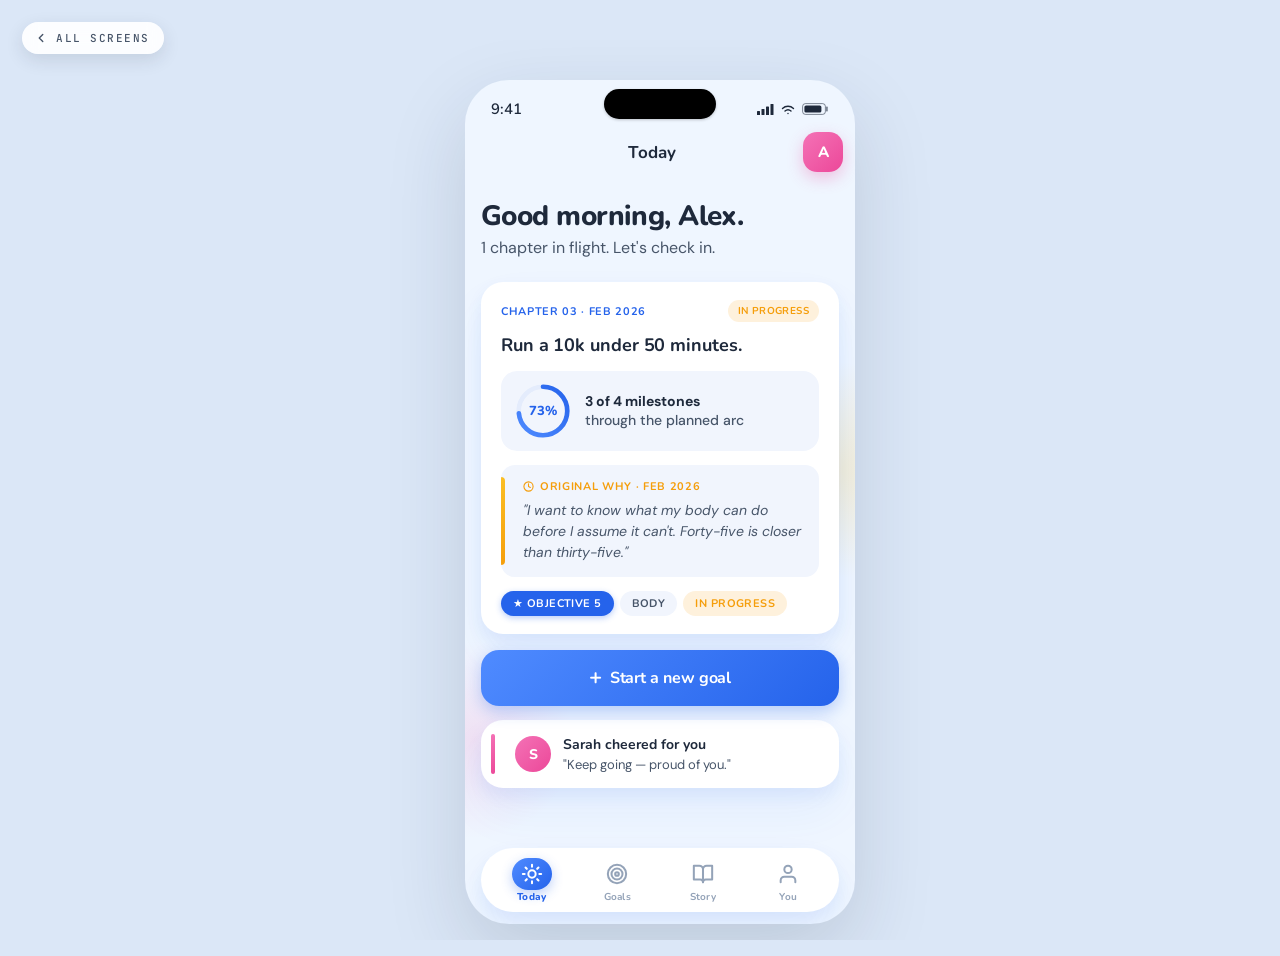
<file: screen-01.html>
<!DOCTYPE html>
<html lang="en">
<head>
<meta charset="UTF-8">
<meta name="viewport" content="width=device-width, initial-scale=1.0">
<title>Huddel · Today · Screen 01</title>
<link rel="stylesheet" href="style.css">
<style>
  /* page-specific floating blobs (claymorphism warmth) */
  .viewport::before {
    content: ""; position: absolute; top: 280px; right: -90px;
    width: 220px; height: 220px; border-radius: 50%;
    background: radial-gradient(circle, rgba(251, 191, 36, 0.18) 0%, transparent 70%);
    pointer-events: none; z-index: 0;
  }
  .viewport::after {
    content: ""; position: absolute; top: 560px; left: -90px;
    width: 200px; height: 200px; border-radius: 50%;
    background: radial-gradient(circle, rgba(244, 114, 182, 0.16) 0%, transparent 70%);
    pointer-events: none; z-index: 0;
  }
  .content { position: relative; z-index: 1; }
</style>
</head>
<body>

<a class="to-index" href="index.html" aria-label="Back to all screens">
  <svg width="14" height="14" viewBox="0 0 24 24" fill="none" stroke="currentColor" stroke-width="2.4" stroke-linecap="round" stroke-linejoin="round" aria-hidden="true"><polyline points="15 18 9 12 15 6"/></svg>
  <span>All screens</span>
</a>
<svg width="0" height="0" style="position:absolute" aria-hidden="true">
  <defs>
    <linearGradient id="ringGradient" x1="0%" y1="0%" x2="100%" y2="100%">
      <stop offset="0%" stop-color="#4F8BFF"/>
      <stop offset="100%" stop-color="#2563EB"/>
    </linearGradient>
  </defs>
</svg>

<div class="viewport">

  <!-- STATUS BAR -->
  <div class="status-bar">
    <span class="time">9:41</span>
    <span class="dynamic-island" aria-hidden="true"></span>
    <span class="status-icons">
      <svg width="17" height="11" viewBox="0 0 17 11" fill="currentColor" aria-hidden="true"><rect x="0" y="7" width="3" height="4" rx="0.6"/><rect x="4.5" y="5" width="3" height="6" rx="0.6"/><rect x="9" y="2.5" width="3" height="8.5" rx="0.6"/><rect x="13.5" y="0" width="3" height="11" rx="0.6"/></svg>
      <svg width="16" height="11" viewBox="0 0 16 11" fill="none" stroke="currentColor" stroke-width="1.4" stroke-linecap="round" aria-hidden="true"><path d="M2.5 4.5a8 8 0 0 1 11 0M5 7a4.5 4.5 0 0 1 6 0M8 9.5h.01"/></svg>
      <svg width="27" height="12" viewBox="0 0 27 12" fill="none" aria-hidden="true"><rect x="0.6" y="0.6" width="22.8" height="10.8" rx="2.8" stroke="currentColor" stroke-width="1" stroke-opacity="0.55"/><rect x="24" y="3.6" width="1.8" height="4.8" rx="0.6" fill="currentColor" fill-opacity="0.55"/><rect x="2.4" y="2.4" width="17" height="7.2" rx="1.6" fill="currentColor"/></svg>
    </span>
  </div>

  <!-- APP BAR -->
  <header class="app-bar">
    <div class="left"></div>
    <div class="title">Today</div>
    <div class="right"><div class="avatar">A</div></div>
  </header>

  <!-- CONTENT -->
  <div class="content">

    <div class="fade-up" style="margin-bottom: 4px;"><h1>Good morning, Alex.</h1></div>
    <p class="body fade-up d1" style="margin-bottom: 22px;">1 chapter in flight. Let's check in.</p>

    <!-- HERO COURSE CARD -->
    <div class="card fade-up d2">
      <div class="chap-head">
        <span class="chap-num">Chapter 03 · Feb 2026</span>
        <span class="status-pill in-progress">In progress</span>
      </div>
      <h3 style="margin-bottom: 14px;">Run a 10k under 50 minutes.</h3>
      <div class="progress-row">
        <div class="progress-ring">
          <svg viewBox="0 0 60 60">
            <circle class="track" cx="30" cy="30" r="26" fill="none" stroke-width="5"/>
            <circle class="arc" cx="30" cy="30" r="26" fill="none" stroke-width="5"
              stroke-dasharray="163.36" stroke-dashoffset="44.11"/>
          </svg>
          <div class="pct">73%</div>
        </div>
        <div class="meta"><strong>3 of 4 milestones</strong><br>through the planned arc</div>
      </div>
      <div class="why-block">
        <span class="lab">
          <svg width="11" height="11" viewBox="0 0 24 24" fill="none" stroke="currentColor" stroke-width="2.4" stroke-linecap="round" stroke-linejoin="round"><circle cx="12" cy="12" r="10"/><polyline points="12 6 12 12 16 14"/></svg>
          Original why · Feb 2026
        </span>
        <div class="text">"I want to know what my body can do before I assume it can't. Forty-five is closer than thirty-five."</div>
      </div>
      <div class="tags">
        <span class="tag anchor">★ Objective 5</span>
        <span class="tag">body</span>
        <span class="tag warm">in progress</span>
      </div>
    </div>

    <!-- CTA -->
    <a href="screen-02.html" class="btn primary fade-up d3" style="margin-bottom: 14px;">
      <span style="font-size: 22px; line-height: 1; margin-top: -2px;">+</span> Start a new goal
    </a>

    <!-- SUPPORTER CHEER -->
    <a href="screen-07.html" class="card tappable fade-up d4" style="display: grid; grid-template-columns: 4px auto 1fr; gap: 12px; padding: 14px 18px; align-items: center; margin-bottom: 0;">
      <div style="background: var(--gradient-pop); border-radius: 4px; width: 4px; height: 40px; margin-left: -8px;"></div>
      <div style="width: 36px; height: 36px; background: var(--gradient-pop); border-radius: 50%; display: grid; place-items: center; color: #fff; font-family: var(--heading); font-weight: 800; font-size: 14px;">S</div>
      <div>
        <div style="font-family: var(--heading); font-weight: 700; font-size: 14px; color: var(--text-primary);">Sarah cheered for you</div>
        <div style="font-family: var(--body); font-size: 13px; color: var(--text-secondary); margin-top: 2px;">"Keep going — proud of you."</div>
      </div>
    </a>
  </div>

  <!-- BOTTOM TAB BAR -->
  <div class="tab-bar-wrap">
    <nav class="tab-bar">
      <a href="screen-01.html" class="tab active">
        <div class="icon-pill">
          <svg width="22" height="22" viewBox="0 0 24 24" fill="none" stroke="currentColor" stroke-width="2.2" stroke-linecap="round" stroke-linejoin="round"><circle cx="12" cy="12" r="4"/><path d="M12 2v2M12 20v2M4.93 4.93l1.41 1.41M17.66 17.66l1.41 1.41M2 12h2M20 12h2M6.34 17.66l-1.41 1.41M19.07 4.93l-1.41 1.41"/></svg>
        </div>
        <span class="label">Today</span>
      </a>
      <a href="screen-05.html" class="tab">
        <div class="icon-pill"><svg width="22" height="22" viewBox="0 0 24 24" fill="none" stroke="currentColor" stroke-width="2.2" stroke-linecap="round" stroke-linejoin="round"><circle cx="12" cy="12" r="10"/><circle cx="12" cy="12" r="6"/><circle cx="12" cy="12" r="2"/></svg></div>
        <span class="label">Goals</span>
      </a>
      <a href="screen-09.html" class="tab">
        <div class="icon-pill"><svg width="22" height="22" viewBox="0 0 24 24" fill="none" stroke="currentColor" stroke-width="2.2" stroke-linecap="round" stroke-linejoin="round"><path d="M2 3h6a4 4 0 0 1 4 4v14a3 3 0 0 0-3-3H2z"/><path d="M22 3h-6a4 4 0 0 0-4 4v14a3 3 0 0 1 3-3h7z"/></svg></div>
        <span class="label">Story</span>
      </a>
      <a href="screen-10.html" class="tab">
        <div class="icon-pill"><svg width="22" height="22" viewBox="0 0 24 24" fill="none" stroke="currentColor" stroke-width="2.2" stroke-linecap="round" stroke-linejoin="round"><path d="M20 21v-2a4 4 0 0 0-4-4H8a4 4 0 0 0-4 4v2"/><circle cx="12" cy="7" r="4"/></svg></div>
        <span class="label">You</span>
      </a>
    </nav>
  </div>

</div>

<div class="page-label">— Screen 01 · Today</div>

</body>
</html>
</file>
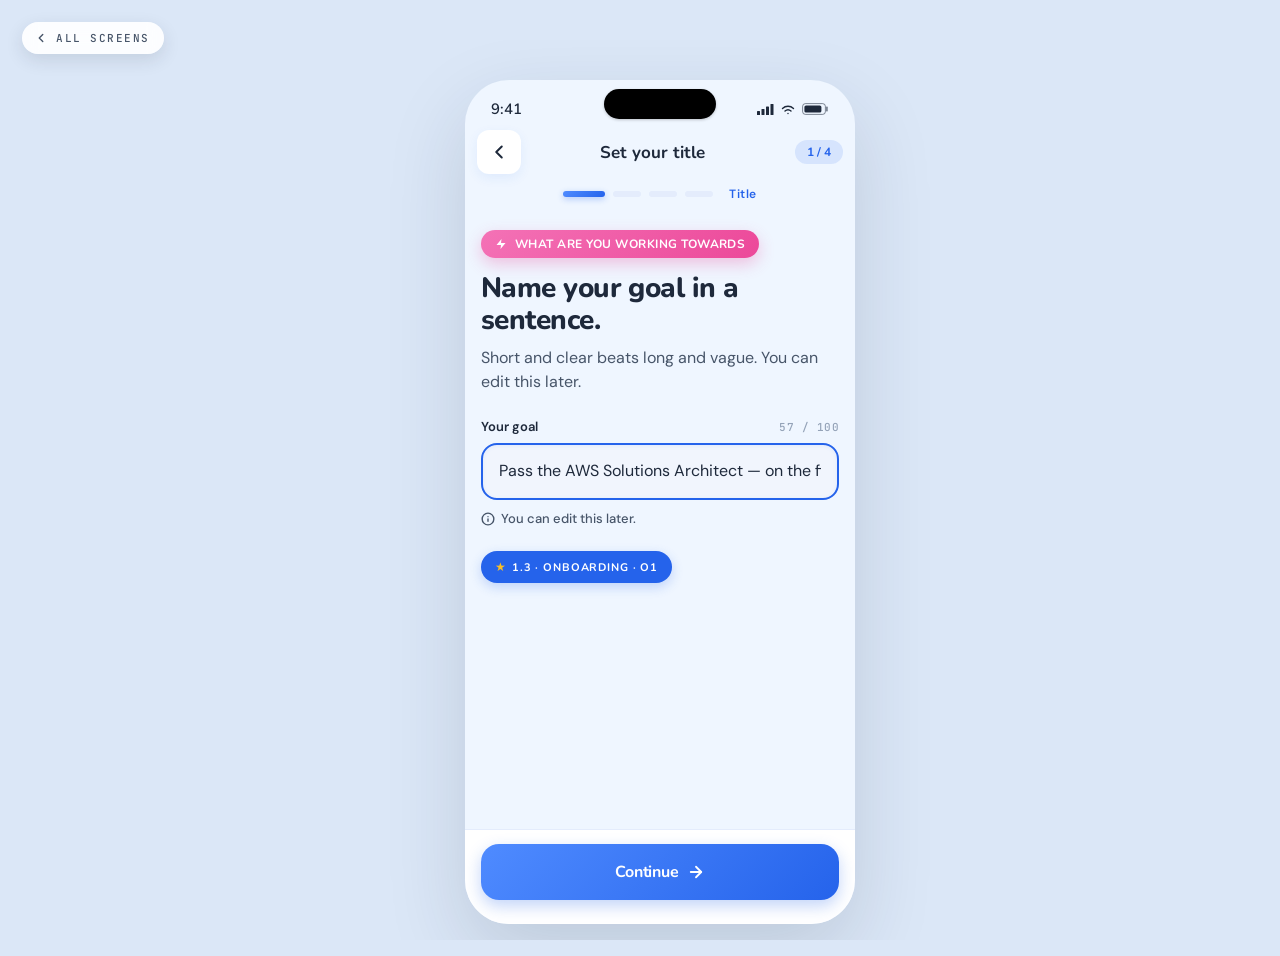
<file: screen-02.html>
<!DOCTYPE html>
<html lang="en">
<head>
<meta charset="UTF-8">
<meta name="viewport" content="width=device-width, initial-scale=1.0">
<title>Huddel · Set your title · Screen 02</title>
<link rel="stylesheet" href="style.css">
</head>
<body>

<a class="to-index" href="index.html" aria-label="Back to all screens">
  <svg width="14" height="14" viewBox="0 0 24 24" fill="none" stroke="currentColor" stroke-width="2.4" stroke-linecap="round" stroke-linejoin="round" aria-hidden="true"><polyline points="15 18 9 12 15 6"/></svg>
  <span>All screens</span>
</a>
<div class="viewport">

  <div class="status-bar">
    <span class="time">9:41</span>
    <span class="dynamic-island" aria-hidden="true"></span>
    <span class="status-icons">
      <svg width="17" height="11" viewBox="0 0 17 11" fill="currentColor" aria-hidden="true"><rect x="0" y="7" width="3" height="4" rx="0.6"/><rect x="4.5" y="5" width="3" height="6" rx="0.6"/><rect x="9" y="2.5" width="3" height="8.5" rx="0.6"/><rect x="13.5" y="0" width="3" height="11" rx="0.6"/></svg>
      <svg width="16" height="11" viewBox="0 0 16 11" fill="none" stroke="currentColor" stroke-width="1.4" stroke-linecap="round" aria-hidden="true"><path d="M2.5 4.5a8 8 0 0 1 11 0M5 7a4.5 4.5 0 0 1 6 0M8 9.5h.01"/></svg>
      <svg width="27" height="12" viewBox="0 0 27 12" fill="none" aria-hidden="true"><rect x="0.6" y="0.6" width="22.8" height="10.8" rx="2.8" stroke="currentColor" stroke-width="1" stroke-opacity="0.55"/><rect x="24" y="3.6" width="1.8" height="4.8" rx="0.6" fill="currentColor" fill-opacity="0.55"/><rect x="2.4" y="2.4" width="17" height="7.2" rx="1.6" fill="currentColor"/></svg>
    </span>
  </div>

  <header class="app-bar">
    <div class="left">
      <a href="screen-01.html" class="back" aria-label="Back">
        <svg width="22" height="22" viewBox="0 0 24 24" fill="none" stroke="currentColor" stroke-width="2.2" stroke-linecap="round" stroke-linejoin="round"><polyline points="15 18 9 12 15 6"/></svg>
      </a>
    </div>
    <div class="title">Set your title</div>
    <div class="right"><span class="step-pill">1 / 4</span></div>
  </header>

  <div class="progress-dots">
    <span class="dot active"></span>
    <span class="dot"></span>
    <span class="dot"></span>
    <span class="dot"></span>
    <span class="label">Title</span>
  </div>

  <div class="content">
    <div class="kicker-pill pop fade-up">
      <span class="icon"><svg width="12" height="12" viewBox="0 0 24 24" fill="currentColor"><polygon points="13 2 3 14 12 14 11 22 21 10 12 10 13 2"/></svg></span>
      What are you working towards
    </div>

    <h1 class="fade-up d1" style="margin-bottom: 10px;">Name your goal in a sentence.</h1>
    <p class="body fade-up d2" style="margin-bottom: 24px;">Short and clear beats long and vague. You can edit this later.</p>

    <div class="field fade-up d3">
      <div class="field-label-row">
        <span>Your goal</span>
        <span class="meta">57 / 100</span>
      </div>
      <div class="input-shell">
        <input type="text" value="Pass the AWS Solutions Architect — on the first try" />
      </div>
      <div class="field-helper" style="color: var(--text-secondary);">
        <svg width="14" height="14" viewBox="0 0 24 24" fill="none" stroke="currentColor" stroke-width="2.4" stroke-linecap="round" stroke-linejoin="round"><circle cx="12" cy="12" r="10"/><line x1="12" y1="16" x2="12" y2="12"/><line x1="12" y1="8" x2="12.01" y2="8"/></svg>
        You can edit this later.
      </div>
    </div>

    <div style="display: inline-flex; align-items: center; gap: 6px; background: var(--accent-primary); padding: 8px 14px; border-radius: 999px; box-shadow: 0 4px 12px rgba(37, 99, 235, 0.24); margin-top: 6px;" class="fade-up d4">
      <span style="color: #FBBF24; font-size: 12px;">★</span>
      <span style="font-family: var(--heading); font-weight: 700; font-size: 11px; color: #fff; letter-spacing: 0.08em; text-transform: uppercase;">1.3 · Onboarding · O1</span>
    </div>
  </div>

  <div class="action-bar">
    <a href="screen-03.html" class="btn primary">
      Continue
      <svg width="18" height="18" viewBox="0 0 24 24" fill="none" stroke="currentColor" stroke-width="2.4" stroke-linecap="round" stroke-linejoin="round"><line x1="5" y1="12" x2="19" y2="12"/><polyline points="12 5 19 12 12 19"/></svg>
    </a>
  </div>

</div>

<div class="page-label">— Screen 02 · Title entry</div>

</body>
</html>
</file>
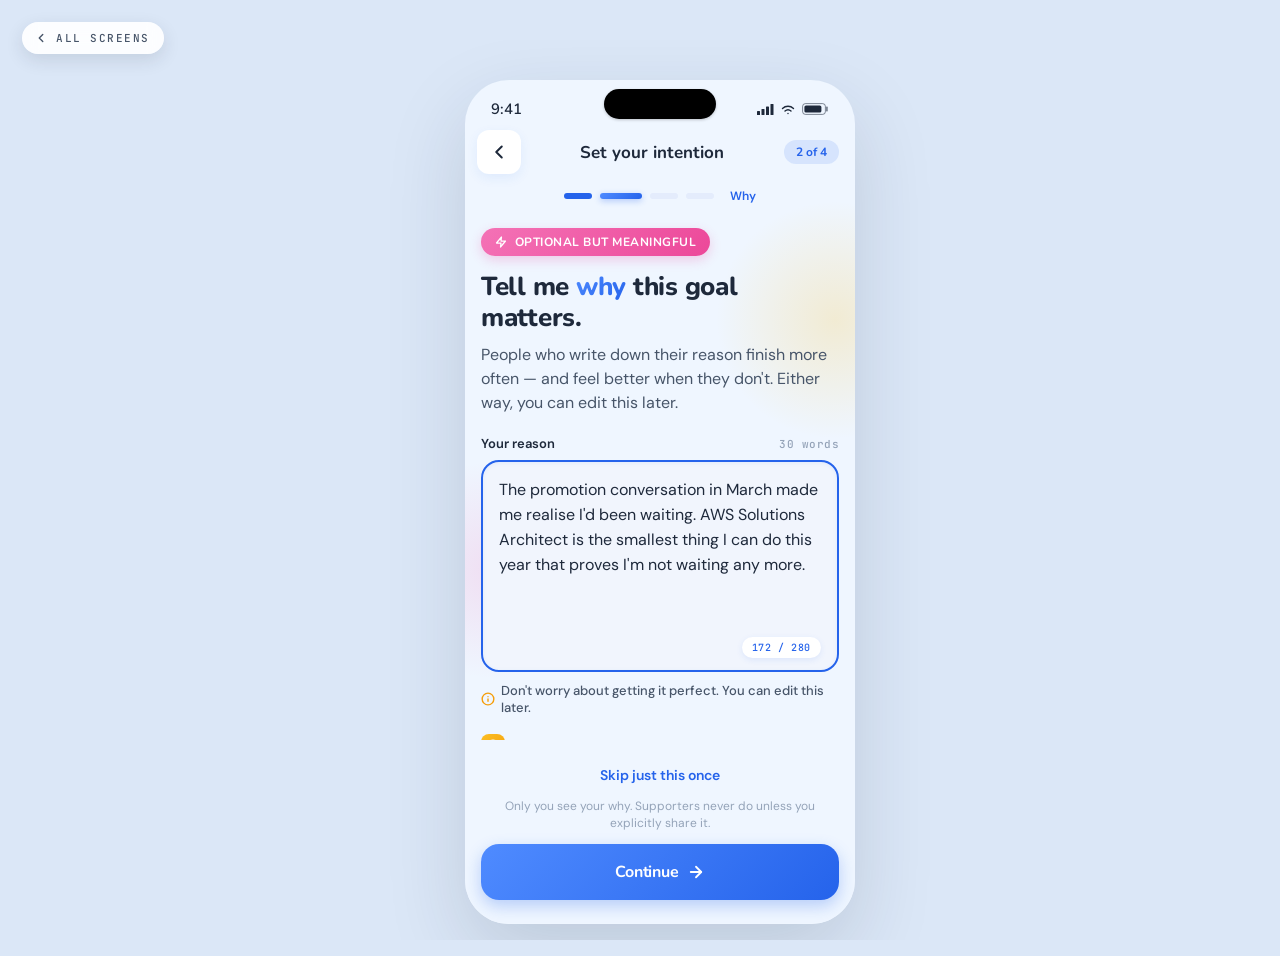
<file: screen-03.html>
<!DOCTYPE html>
<html lang="en">
<head>
<meta charset="UTF-8">
<meta name="viewport" content="width=device-width, initial-scale=1.0">
<title>Huddel Edu · Set your intention · Screen 03 (mobile)</title>
<link rel="preconnect" href="https://fonts.googleapis.com">
<link rel="preconnect" href="https://fonts.gstatic.com" crossorigin>
<link href="https://fonts.googleapis.com/css2?family=Nunito:wght@600;700;800&family=DM+Sans:wght@400;500;600;700&family=JetBrains+Mono:wght@500&display=swap" rel="stylesheet">
<style>
:root {
    --bg-canvas:      #EFF6FF;
    --bg-card:        rgba(255, 255, 255, 0.92);
    --bg-card-solid:  #FFFFFF;
    --bg-muted:       #F1F5FD;
    --bg-status:      #1E293B;
    --border-soft:    #E4ECFC;
    --text-primary:   #1E293B;
    --text-secondary: #475569;
    --text-tertiary:  #94A3B8;
    --accent-primary: #2563EB;
    --accent-warm:    #F59E0B;
    --accent-pop:     #EC4899;
    --success:        #16A34A;
    --gradient-cta:   linear-gradient(135deg, #4F8BFF 0%, #2563EB 100%);
    --gradient-warm:  linear-gradient(135deg, #FBBF24 0%, #F59E0B 100%);
    --gradient-pop:   linear-gradient(135deg, #F472B6 0%, #EC4899 100%);
    --shadow-clay-card:   0 8px 16px rgba(37, 99, 235, 0.08), 0 24px 48px rgba(37, 99, 235, 0.06);
    --shadow-clay-button: 0 6px 16px rgba(37, 99, 235, 0.28);
    --heading: 'Nunito', system-ui, sans-serif;
    --body:    'DM Sans', system-ui, sans-serif;
    --mono:    'JetBrains Mono', monospace;
    --spring:  cubic-bezier(0.34, 1.56, 0.64, 1);
}
* { margin: 0; padding: 0; box-sizing: border-box; -webkit-font-smoothing: antialiased; }

html, body {
    background: #DBE7F7;
    height: 100vh;
    width: 100vw;
    overflow: hidden;
    font-family: var(--body);
    display: grid;
    place-items: center;
    padding: 40px 20px;
}

.viewport {
    width: 390px;
    height: 844px;
    background: var(--bg-canvas);
    border-radius: 44px;
    overflow: hidden;
    position: relative;
    font-family: var(--body);
    color: var(--text-primary);
    display: flex;
    flex-direction: column;
    box-shadow: 0 30px 80px rgba(30, 41, 59, 0.15);
}

/* decorative floating blobs (claymorphism mood) */
.viewport::before {
    content: "";
    position: absolute;
    top: 380px;
    left: -80px;
    width: 220px;
    height: 220px;
    background: radial-gradient(circle, rgba(244, 114, 182, 0.18) 0%, transparent 70%);
    border-radius: 50%;
    pointer-events: none;
    z-index: 0;
}
.viewport::after {
    content: "";
    position: absolute;
    top: 120px;
    right: -100px;
    width: 240px;
    height: 240px;
    background: radial-gradient(circle, rgba(251, 191, 36, 0.20) 0%, transparent 70%);
    border-radius: 50%;
    pointer-events: none;
    z-index: 0;
}

/* --- status bar (iPhone 14 Pro · Dynamic Island) --- */
.status-bar {
    position: relative;
    height: 44px;
    background: transparent;
    color: var(--text-primary);
    display: flex;
    justify-content: space-between;
    align-items: center;
    padding: 14px 26px 0;
    font-family: var(--heading);
    font-weight: 600;
    font-size: 15px;
    line-height: 1;
    letter-spacing: -0.01em;
    font-variant-numeric: tabular-nums;
    flex-shrink: 0;
    z-index: 2;
}
.status-bar .dynamic-island {
    position: absolute;
    top: 9px;
    left: 50%;
    transform: translateX(-50%);
    width: 112px;
    height: 30px;
    background: #000;
    border-radius: 999px;
    box-shadow: 0 1px 3px rgba(0, 0, 0, 0.22);
    pointer-events: none;
}
.status-icons { display: flex; gap: 6px; align-items: center; color: var(--text-primary); }
.status-icons svg { display: block; }

/* --- top app bar --- */
.app-bar {
    height: 56px;
    background: transparent;
    display: grid;
    grid-template-columns: 56px 1fr 72px;
    align-items: center;
    flex-shrink: 0;
    z-index: 2;
    padding: 0 8px;
}
.app-bar .back {
    width: 44px;
    height: 44px;
    margin-left: 4px;
    display: grid;
    place-items: center;
    border-radius: 12px;
    color: var(--text-primary);
    background: var(--bg-card-solid);
    box-shadow: 0 4px 12px rgba(37, 99, 235, 0.08);
    cursor: pointer;
}
.app-bar .title {
    text-align: center;
    font-family: var(--heading);
    font-size: 17px;
    font-weight: 700;
    color: var(--text-primary);
}
.app-bar .right-meta {
    text-align: right;
    padding-right: 12px;
    font-family: var(--heading);
    font-size: 12px;
    font-weight: 700;
    color: var(--accent-primary);
    background: rgba(37, 99, 235, 0.12);
    padding: 6px 12px;
    border-radius: 999px;
    margin-right: 8px;
    justify-self: end;
    line-height: 1;
}

/* --- progress dots strip --- */
.progress-dots {
    display: flex;
    justify-content: center;
    align-items: center;
    gap: 8px;
    padding: 8px 0 4px;
    z-index: 2;
}
.progress-dots .dot {
    width: 28px;
    height: 6px;
    border-radius: 999px;
    background: var(--border-soft);
}
.progress-dots .dot.done   { background: var(--accent-primary); }
.progress-dots .dot.active { background: var(--gradient-cta); width: 42px; box-shadow: 0 2px 6px rgba(37, 99, 235, 0.32); }
.progress-dots .label {
    margin-left: 8px;
    font-family: var(--body);
    font-size: 12px;
    font-weight: 600;
    color: var(--accent-primary);
}

/* --- scrollable content --- */
.content {
    flex: 1;
    overflow-y: auto;
    padding: 20px 16px 16px;
    z-index: 1;
    position: relative;
}

.kicker {
    display: inline-flex;
    align-items: center;
    gap: 8px;
    background: var(--gradient-pop);
    color: #fff;
    padding: 6px 14px;
    border-radius: 999px;
    font-family: var(--heading);
    font-weight: 700;
    font-size: 12px;
    letter-spacing: 0.04em;
    text-transform: uppercase;
    margin-bottom: 16px;
    box-shadow: 0 4px 12px rgba(236, 72, 153, 0.24);
}
.kicker svg { stroke: #fff; }

h2.section-title {
    font-family: var(--heading);
    font-size: 26px;
    font-weight: 800;
    line-height: 1.18;
    letter-spacing: -0.01em;
    color: var(--text-primary);
    margin-bottom: 10px;
}
h2.section-title .emph {
    background: var(--gradient-cta);
    background-clip: text;
    -webkit-background-clip: text;
    color: transparent;
}
.subtitle {
    font-family: var(--body);
    font-size: 16px;
    font-weight: 400;
    line-height: 1.5;
    color: var(--text-secondary);
    margin-bottom: 20px;
}

/* --- input field --- */
.field {
    margin-bottom: 18px;
}
.field-label {
    display: flex;
    justify-content: space-between;
    align-items: center;
    font-family: var(--body);
    font-size: 13px;
    font-weight: 600;
    color: var(--text-primary);
    margin-bottom: 8px;
}
.field-label .meta {
    font-family: var(--mono);
    font-weight: 500;
    font-size: 11px;
    color: var(--text-tertiary);
    letter-spacing: 0.04em;
}
.textarea-shell {
    background: var(--bg-muted);
    border: 2px solid var(--accent-primary);
    box-shadow: inset 0 1px 4px rgba(37, 99, 235, 0.08);
    border-radius: 18px;
    padding: 16px 16px 38px;
    min-height: 180px;
    position: relative;
}
.textarea-shell textarea {
    background: transparent;
    border: 0;
    outline: 0;
    width: 100%;
    resize: none;
    font-family: var(--body);
    font-size: 16px;
    line-height: 1.55;
    color: var(--text-primary);
    min-height: 120px;
    font-weight: 400;
}
.textarea-shell .counter {
    position: absolute;
    right: 16px;
    bottom: 12px;
    background: var(--bg-card-solid);
    border-radius: 999px;
    padding: 4px 10px;
    font-family: var(--mono);
    font-size: 10px;
    font-weight: 500;
    color: var(--accent-primary);
    letter-spacing: 0.06em;
    box-shadow: 0 2px 6px rgba(37, 99, 235, 0.10);
}
.field-helper {
    margin-top: 10px;
    font-size: 13px;
    color: var(--text-secondary);
    font-weight: 500;
    display: flex;
    align-items: center;
    gap: 6px;
}
.field-helper svg { color: var(--accent-warm); flex-shrink: 0; }

/* --- prompts row --- */
.prompts {
    margin-bottom: 18px;
}
.prompts .prompts-label {
    font-family: var(--heading);
    font-weight: 700;
    font-size: 13px;
    color: var(--text-primary);
    margin-bottom: 10px;
    display: flex;
    align-items: center;
    gap: 8px;
}
.prompts .prompts-label .icon-wrap {
    width: 24px;
    height: 24px;
    border-radius: 8px;
    background: var(--gradient-warm);
    display: grid;
    place-items: center;
    color: #fff;
}
.prompts .chips {
    display: flex;
    flex-wrap: wrap;
    gap: 8px;
}
.chip {
    background: var(--bg-card-solid);
    border-radius: 999px;
    padding: 12px 16px;
    min-height: 44px;
    display: inline-flex;
    align-items: center;
    gap: 8px;
    font-family: var(--body);
    font-size: 13px;
    font-weight: 500;
    color: var(--text-primary);
    cursor: pointer;
    line-height: 1.2;
    box-shadow: 0 2px 8px rgba(37, 99, 235, 0.06), 0 1px 2px rgba(37, 99, 235, 0.04);
    transition: transform 180ms var(--spring), box-shadow 180ms, background 200ms ease, color 200ms ease;
    border: 0;
}
.chip:hover {
    transform: translateY(-2px);
    box-shadow: 0 4px 12px rgba(37, 99, 235, 0.12);
}
.chip:active {
    transform: scale(0.96);
    box-shadow: 0 1px 4px rgba(37, 99, 235, 0.08);
}
.chip .check {
    display: none;
    flex-shrink: 0;
}
.chip.tapped {
    background: var(--gradient-cta);
    color: #fff;
    box-shadow: 0 6px 16px rgba(37, 99, 235, 0.28);
}
.chip.tapped .check { display: inline-flex; }
@keyframes chipPulse { 0% { transform: scale(1); } 30% { transform: scale(1.06); } 100% { transform: scale(1); } }
.chip.tapped { animation: chipPulse 360ms var(--spring); }

/* --- objective tag --- */
.objective-tag {
    display: inline-flex;
    align-items: center;
    gap: 6px;
    background: var(--accent-primary);
    border-radius: 999px;
    padding: 8px 14px;
    font-family: var(--heading);
    font-weight: 700;
    font-size: 12px;
    color: #fff;
    margin-bottom: 16px;
    box-shadow: 0 4px 12px rgba(37, 99, 235, 0.24);
}
.objective-tag .star { color: #FBBF24; }

/* --- bottom action bar --- */
.action-bar {
    padding: 12px 16px 24px;
    background: linear-gradient(to top, var(--bg-canvas) 60%, transparent);
    z-index: 2;
}
.privacy {
    font-size: 12px;
    color: var(--text-tertiary);
    text-align: center;
    margin-bottom: 12px;
    line-height: 1.4;
}
.btn {
    width: 100%;
    height: 56px;
    border-radius: 18px;
    border: 0;
    font-family: var(--heading);
    font-size: 16px;
    font-weight: 700;
    cursor: pointer;
    transition: transform 200ms var(--spring), box-shadow 200ms;
    display: inline-flex;
    align-items: center;
    justify-content: center;
    gap: 8px;
    letter-spacing: -0.005em;
}
.btn.primary {
    background: var(--gradient-cta);
    color: #fff;
    box-shadow: var(--shadow-clay-button);
}
.btn.primary:active { transform: scale(0.95); }
.btn-text {
    width: 100%;
    background: none;
    border: 0;
    color: var(--accent-primary);
    font-family: var(--body);
    font-size: 14px;
    font-weight: 600;
    padding: 14px 0;
    cursor: pointer;
}

/* entrance */
@keyframes fadeUp { from { opacity: 0; transform: translateY(12px); } to { opacity: 1; transform: none; } }
.kicker, h2.section-title, .subtitle, .field, .prompts, .objective-tag { animation: fadeUp 500ms var(--spring) backwards; }
.kicker { animation-delay: 0ms; }
h2.section-title { animation-delay: 70ms; }
.subtitle { animation-delay: 140ms; }
.field { animation-delay: 200ms; }
.prompts { animation-delay: 300ms; }
.objective-tag { animation-delay: 380ms; }
@media (prefers-reduced-motion: reduce) { * { animation-duration: 0.01ms !important; } }

.page-label {
    margin-top: 18px;
    text-align: center;
    font-family: var(--mono);
    font-size: 11px;
    letter-spacing: 0.16em;
    text-transform: uppercase;
    color: #64748B;
}
/* --- floating "back to index" link --- */
.to-index {
    position: fixed;
    top: 22px;
    left: 22px;
    z-index: 100;
    display: inline-flex;
    align-items: center;
    gap: 8px;
    padding: 9px 14px 9px 12px;
    background: rgba(255, 255, 255, 0.92);
    backdrop-filter: blur(8px);
    -webkit-backdrop-filter: blur(8px);
    border-radius: 999px;
    box-shadow: 0 6px 18px rgba(30, 41, 59, 0.12);
    font-family: var(--mono);
    font-size: 11px;
    font-weight: 500;
    letter-spacing: 0.14em;
    text-transform: uppercase;
    color: var(--text-secondary);
    text-decoration: none;
    transition: transform 200ms var(--spring), box-shadow 200ms ease, color 200ms ease;
}
.to-index:hover {
    transform: translateY(-1px);
    color: var(--accent-primary);
    box-shadow: 0 10px 24px rgba(37, 99, 235, 0.18);
}
.to-index:active { transform: translateY(0) scale(0.97); }
.to-index svg { display: block; }

</style>
</head>
<body>

<a class="to-index" href="index.html" aria-label="Back to all screens">
  <svg width="14" height="14" viewBox="0 0 24 24" fill="none" stroke="currentColor" stroke-width="2.4" stroke-linecap="round" stroke-linejoin="round" aria-hidden="true"><polyline points="15 18 9 12 15 6"/></svg>
  <span>All screens</span>
</a>
<div class="viewport">

    <!-- status bar -->
    <div class="status-bar">
      <span class="time">9:41</span>
      <span class="dynamic-island" aria-hidden="true"></span>
      <span class="status-icons">
        <svg width="17" height="11" viewBox="0 0 17 11" fill="currentColor" aria-hidden="true"><rect x="0" y="7" width="3" height="4" rx="0.6"/><rect x="4.5" y="5" width="3" height="6" rx="0.6"/><rect x="9" y="2.5" width="3" height="8.5" rx="0.6"/><rect x="13.5" y="0" width="3" height="11" rx="0.6"/></svg>
        <svg width="16" height="11" viewBox="0 0 16 11" fill="none" stroke="currentColor" stroke-width="1.4" stroke-linecap="round" aria-hidden="true"><path d="M2.5 4.5a8 8 0 0 1 11 0M5 7a4.5 4.5 0 0 1 6 0M8 9.5h.01"/></svg>
        <svg width="27" height="12" viewBox="0 0 27 12" fill="none" aria-hidden="true"><rect x="0.6" y="0.6" width="22.8" height="10.8" rx="2.8" stroke="currentColor" stroke-width="1" stroke-opacity="0.55"/><rect x="24" y="3.6" width="1.8" height="4.8" rx="0.6" fill="currentColor" fill-opacity="0.55"/><rect x="2.4" y="2.4" width="17" height="7.2" rx="1.6" fill="currentColor"/></svg>
      </span>
    </div>

    <!-- top app bar -->
    <header class="app-bar">
        <a href="screen-02.html" class="back" aria-label="Back" style="text-decoration: none;">
            <svg width="22" height="22" viewBox="0 0 24 24" fill="none" stroke="currentColor" stroke-width="2.2" stroke-linecap="round" stroke-linejoin="round"><polyline points="15 18 9 12 15 6"/></svg>
        </a>
        <div class="title">Set your intention</div>
        <div class="right-meta">2 of 4</div>
    </header>

    <!-- progress dots -->
    <div class="progress-dots">
        <span class="dot done"></span>
        <span class="dot active"></span>
        <span class="dot"></span>
        <span class="dot"></span>
        <span class="label">Why</span>
    </div>

    <!-- scrollable content -->
    <div class="content">

        <div class="kicker">
            <svg width="12" height="12" viewBox="0 0 24 24" fill="none" stroke="currentColor" stroke-width="2.5" stroke-linecap="round" stroke-linejoin="round"><polygon points="13 2 3 14 12 14 11 22 21 10 12 10 13 2"/></svg>
            Optional but meaningful
        </div>

        <h2 class="section-title">Tell me <span class="emph">why</span> this goal matters.</h2>
        <p class="subtitle">People who write down their reason finish more often — and feel better when they don't. Either way, you can edit this later.</p>

        <div class="field">
            <div class="field-label">
                <span>Your reason</span>
                <span class="meta">42 words</span>
            </div>
            <div class="textarea-shell">
                <textarea rows="6">The promotion conversation in March made me realise I'd been waiting. AWS Solutions Architect is the smallest thing I can do this year that proves I'm not waiting any more.</textarea>
                <span class="counter">42 / 280</span>
            </div>
            <div class="field-helper">
                <svg width="14" height="14" viewBox="0 0 24 24" fill="none" stroke="currentColor" stroke-width="2.4" stroke-linecap="round" stroke-linejoin="round"><circle cx="12" cy="12" r="10"/><line x1="12" y1="16" x2="12" y2="12"/><line x1="12" y1="8" x2="12.01" y2="8"/></svg>
                Don't worry about getting it perfect. You can edit this later.
            </div>
        </div>

        <div class="prompts">
            <div class="prompts-label">
                <span class="icon-wrap">
                    <svg width="14" height="14" viewBox="0 0 24 24" fill="none" stroke="currentColor" stroke-width="2.5" stroke-linecap="round" stroke-linejoin="round"><circle cx="12" cy="12" r="10"/><path d="M9.09 9a3 3 0 0 1 5.83 1c0 2-3 3-3 3"/><line x1="12" y1="17" x2="12.01" y2="17"/></svg>
                </span>
                Stuck? Try one of these
            </div>
            <div class="chips">
                <button class="chip" data-prompt="What changes if I do this?" type="button">
                    What changes if I do this?
                    <svg class="check" width="14" height="14" viewBox="0 0 24 24" fill="none" stroke="currentColor" stroke-width="3" stroke-linecap="round" stroke-linejoin="round" aria-hidden="true"><polyline points="20 6 9 17 4 12"/></svg>
                </button>
                <button class="chip" data-prompt="What happens if I don't?" type="button">
                    What happens if I don't?
                    <svg class="check" width="14" height="14" viewBox="0 0 24 24" fill="none" stroke="currentColor" stroke-width="3" stroke-linecap="round" stroke-linejoin="round" aria-hidden="true"><polyline points="20 6 9 17 4 12"/></svg>
                </button>
                <button class="chip" data-prompt="Who am I doing this for?" type="button">
                    Who am I doing this for?
                    <svg class="check" width="14" height="14" viewBox="0 0 24 24" fill="none" stroke="currentColor" stroke-width="3" stroke-linecap="round" stroke-linejoin="round" aria-hidden="true"><polyline points="20 6 9 17 4 12"/></svg>
                </button>
            </div>
        </div>

        <div class="objective-tag">
            <span class="star">★</span>
            5.1 · Reframe value · O5
        </div>

    </div>

    <!-- bottom action bar -->
    <div class="action-bar">
        <a href="screen-04.html" class="btn-text" style="display: block; text-align: center; text-decoration: none;">Skip just this once</a>
        <div class="privacy">Only you see your why. Supporters never do unless you explicitly share it.</div>
        <a href="screen-04.html" class="btn primary" style="text-decoration: none;">
            Continue
            <svg width="18" height="18" viewBox="0 0 24 24" fill="none" stroke="currentColor" stroke-width="2.4" stroke-linecap="round" stroke-linejoin="round"><line x1="5" y1="12" x2="19" y2="12"/><polyline points="12 5 19 12 12 19"/></svg>
        </a>
    </div>

</div>

<div class="page-label">— Screen 03 · Why-capture</div>

<script>
    // Finding #1 fix — prompt chips were a false affordance.
    // Tap inserts the prompt text into the why-textarea, focuses it, places
    // cursor at the end, and briefly flashes the chip to confirm the action.
    (function () {
        var textarea = document.querySelector('.textarea-shell textarea');
        var counter = document.querySelector('.textarea-shell .counter');
        var wordsLabel = document.querySelector('.field-label .meta');
        var chips = document.querySelectorAll('.chip');

        function updateCounters() {
            if (!textarea) return;
            var len = textarea.value.length;
            var words = textarea.value.trim() ? textarea.value.trim().split(/\s+/).length : 0;
            if (counter) counter.textContent = len + ' / 280';
            if (wordsLabel) wordsLabel.textContent = words + ' words';
        }

        chips.forEach(function (chip) {
            chip.addEventListener('click', function () {
                if (!textarea) return;
                var prompt = chip.getAttribute('data-prompt') || chip.textContent.trim();
                var existing = textarea.value;
                var sep = existing.trim() ? '\n\n' : '';
                textarea.value = existing + sep + prompt + '\n';
                textarea.focus();
                var end = textarea.value.length;
                textarea.setSelectionRange(end, end);
                textarea.scrollTop = textarea.scrollHeight;
                updateCounters();

                chip.classList.remove('tapped');
                // re-trigger animation on rapid repeat taps
                void chip.offsetWidth;
                chip.classList.add('tapped');
                setTimeout(function () { chip.classList.remove('tapped'); }, 900);
            });
        });

        if (textarea) {
            textarea.addEventListener('input', updateCounters);
            updateCounters();
        }
    })();
</script>

</body>
</html>
</file>
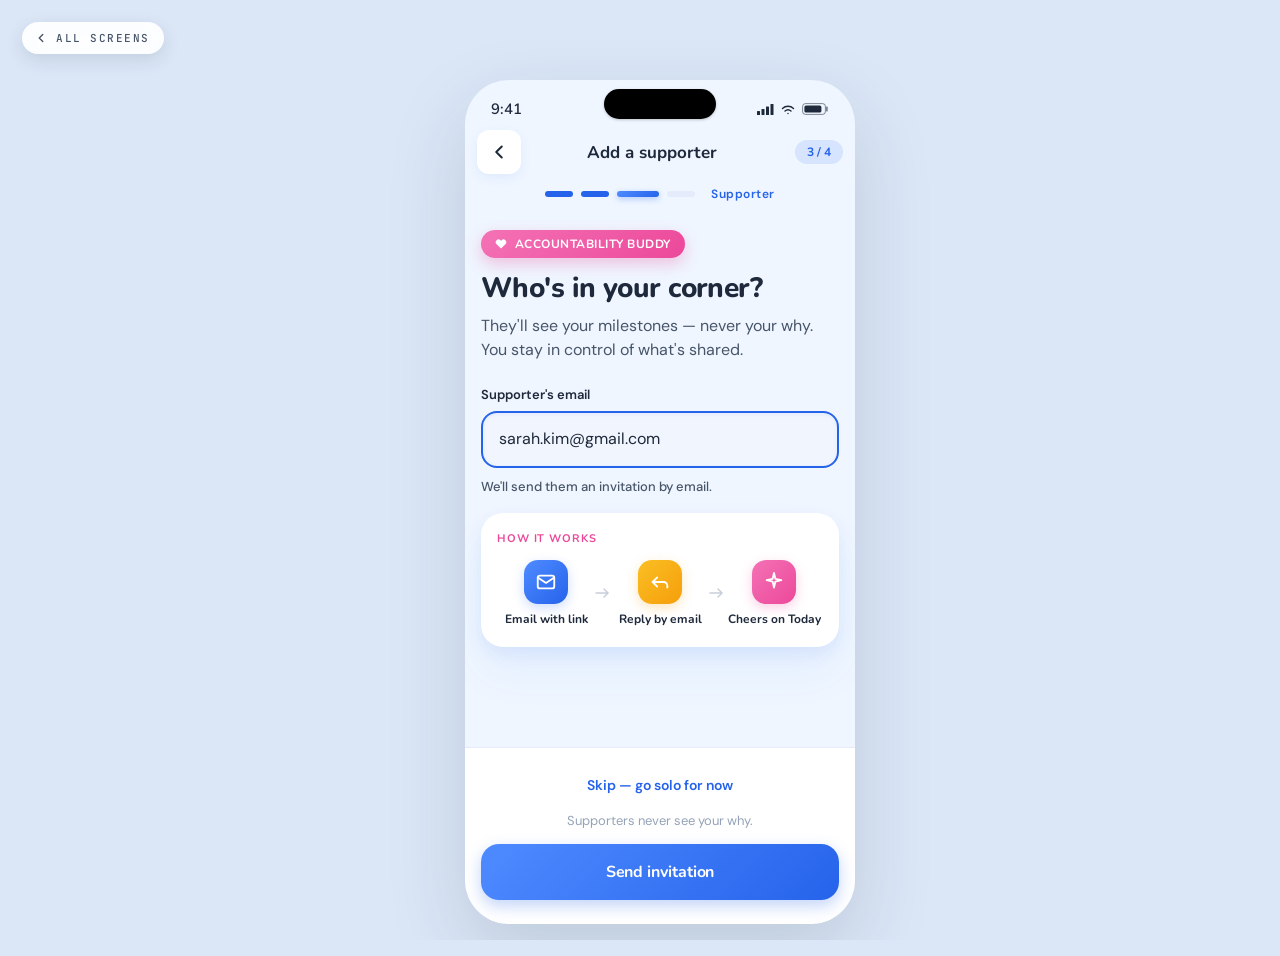
<file: screen-04.html>
<!DOCTYPE html>
<html lang="en">
<head>
<meta charset="UTF-8">
<meta name="viewport" content="width=device-width, initial-scale=1.0">
<title>Huddel · Add supporter · Screen 04</title>
<link rel="stylesheet" href="style.css">
</head>
<body>

<a class="to-index" href="index.html" aria-label="Back to all screens">
  <svg width="14" height="14" viewBox="0 0 24 24" fill="none" stroke="currentColor" stroke-width="2.4" stroke-linecap="round" stroke-linejoin="round" aria-hidden="true"><polyline points="15 18 9 12 15 6"/></svg>
  <span>All screens</span>
</a>
<div class="viewport">

  <div class="status-bar">
    <span class="time">9:41</span>
    <span class="dynamic-island" aria-hidden="true"></span>
    <span class="status-icons">
      <svg width="17" height="11" viewBox="0 0 17 11" fill="currentColor" aria-hidden="true"><rect x="0" y="7" width="3" height="4" rx="0.6"/><rect x="4.5" y="5" width="3" height="6" rx="0.6"/><rect x="9" y="2.5" width="3" height="8.5" rx="0.6"/><rect x="13.5" y="0" width="3" height="11" rx="0.6"/></svg>
      <svg width="16" height="11" viewBox="0 0 16 11" fill="none" stroke="currentColor" stroke-width="1.4" stroke-linecap="round" aria-hidden="true"><path d="M2.5 4.5a8 8 0 0 1 11 0M5 7a4.5 4.5 0 0 1 6 0M8 9.5h.01"/></svg>
      <svg width="27" height="12" viewBox="0 0 27 12" fill="none" aria-hidden="true"><rect x="0.6" y="0.6" width="22.8" height="10.8" rx="2.8" stroke="currentColor" stroke-width="1" stroke-opacity="0.55"/><rect x="24" y="3.6" width="1.8" height="4.8" rx="0.6" fill="currentColor" fill-opacity="0.55"/><rect x="2.4" y="2.4" width="17" height="7.2" rx="1.6" fill="currentColor"/></svg>
    </span>
  </div>

  <header class="app-bar">
    <div class="left">
      <a href="screen-03.html" class="back" aria-label="Back">
        <svg width="22" height="22" viewBox="0 0 24 24" fill="none" stroke="currentColor" stroke-width="2.2" stroke-linecap="round" stroke-linejoin="round"><polyline points="15 18 9 12 15 6"/></svg>
      </a>
    </div>
    <div class="title">Add a supporter</div>
    <div class="right"><span class="step-pill">3 / 4</span></div>
  </header>

  <div class="progress-dots">
    <span class="dot done"></span>
    <span class="dot done"></span>
    <span class="dot active"></span>
    <span class="dot"></span>
    <span class="label">Supporter</span>
  </div>

  <div class="content">
    <div class="kicker-pill pop fade-up">
      <span class="icon"><svg width="12" height="12" viewBox="0 0 24 24" fill="currentColor"><path d="M20.84 4.61a5.5 5.5 0 0 0-7.78 0L12 5.67l-1.06-1.06a5.5 5.5 0 0 0-7.78 7.78l1.06 1.06L12 21.23l7.78-7.78 1.06-1.06a5.5 5.5 0 0 0 0-7.78z"/></svg></span>
      Accountability buddy
    </div>

    <h1 class="fade-up d1" style="margin-bottom: 10px;">Who's in your corner?</h1>
    <p class="body fade-up d2" style="margin-bottom: 24px;">They'll see your milestones — never your why. You stay in control of what's shared.</p>

    <div class="field fade-up d3">
      <div class="field-label-row"><span>Supporter's email</span></div>
      <div class="input-shell">
        <input type="email" value="sarah.kim@gmail.com" />
      </div>
      <div class="field-helper">We'll send them an invitation by email.</div>
    </div>

    <div class="card how-it-works fade-up d4" style="margin-bottom: 0; padding: 18px 16px 20px;">
      <div style="font-family: var(--heading); font-weight: 700; font-size: 11px; color: var(--accent-pop); letter-spacing: 0.08em; text-transform: uppercase; margin-bottom: 14px;">How it works</div>
      <div style="display: grid; grid-template-columns: 1fr 16px 1fr 16px 1fr; align-items: center; gap: 0;">

        <!-- step 1 · email out -->
        <div style="display: flex; flex-direction: column; align-items: center; gap: 8px; text-align: center;">
          <div style="width: 44px; height: 44px; border-radius: 14px; background: var(--gradient-cta); color: #fff; display: grid; place-items: center; box-shadow: 0 4px 12px rgba(37, 99, 235, 0.22);">
            <svg width="22" height="22" viewBox="0 0 24 24" fill="none" stroke="currentColor" stroke-width="2" stroke-linecap="round" stroke-linejoin="round" aria-hidden="true"><rect x="3" y="5" width="18" height="14" rx="2.5"/><polyline points="3 7 12 13 21 7"/></svg>
          </div>
          <div style="font-family: var(--heading); font-weight: 700; font-size: 12px; color: var(--text-primary); line-height: 1.25;">Email with link</div>
        </div>

        <!-- connector -->
        <svg width="16" height="10" viewBox="0 0 16 10" fill="none" stroke="var(--text-tertiary)" stroke-width="1.5" stroke-linecap="round" aria-hidden="true" style="opacity: 0.5;"><path d="M1 5 H13 M9 1 L13 5 L9 9"/></svg>

        <!-- step 2 · reply -->
        <div style="display: flex; flex-direction: column; align-items: center; gap: 8px; text-align: center;">
          <div style="width: 44px; height: 44px; border-radius: 14px; background: var(--gradient-warm); color: #fff; display: grid; place-items: center; box-shadow: 0 4px 12px rgba(245, 158, 11, 0.26);">
            <svg width="22" height="22" viewBox="0 0 24 24" fill="none" stroke="currentColor" stroke-width="2" stroke-linecap="round" stroke-linejoin="round" aria-hidden="true"><polyline points="9 17 4 12 9 7"/><path d="M20 18v-2a4 4 0 0 0-4-4H4"/></svg>
          </div>
          <div style="font-family: var(--heading); font-weight: 700; font-size: 12px; color: var(--text-primary); line-height: 1.25;">Reply by email</div>
        </div>

        <!-- connector -->
        <svg width="16" height="10" viewBox="0 0 16 10" fill="none" stroke="var(--text-tertiary)" stroke-width="1.5" stroke-linecap="round" aria-hidden="true" style="opacity: 0.5;"><path d="M1 5 H13 M9 1 L13 5 L9 9"/></svg>

        <!-- step 3 · cheers land -->
        <div style="display: flex; flex-direction: column; align-items: center; gap: 8px; text-align: center;">
          <div style="width: 44px; height: 44px; border-radius: 14px; background: var(--gradient-pop); color: #fff; display: grid; place-items: center; box-shadow: 0 4px 12px rgba(236, 72, 153, 0.26);">
            <svg width="22" height="22" viewBox="0 0 24 24" fill="none" stroke="currentColor" stroke-width="2" stroke-linecap="round" stroke-linejoin="round" aria-hidden="true"><path d="M12 2 L13.5 8.5 L20 10 L13.5 11.5 L12 18 L10.5 11.5 L4 10 L10.5 8.5 Z"/></svg>
          </div>
          <div style="font-family: var(--heading); font-weight: 700; font-size: 12px; color: var(--text-primary); line-height: 1.25;">Cheers on Today</div>
        </div>

      </div>
    </div>
  </div>

  <div class="action-bar">
    <a href="screen-05.html" class="btn-text">Skip — go solo for now</a>
    <div class="caption">Supporters never see your why.</div>
    <a href="screen-05.html" class="btn primary">Send invitation</a>
  </div>

</div>

<div class="page-label">— Screen 04 · Supporter invite</div>

</body>
</html>
</file>
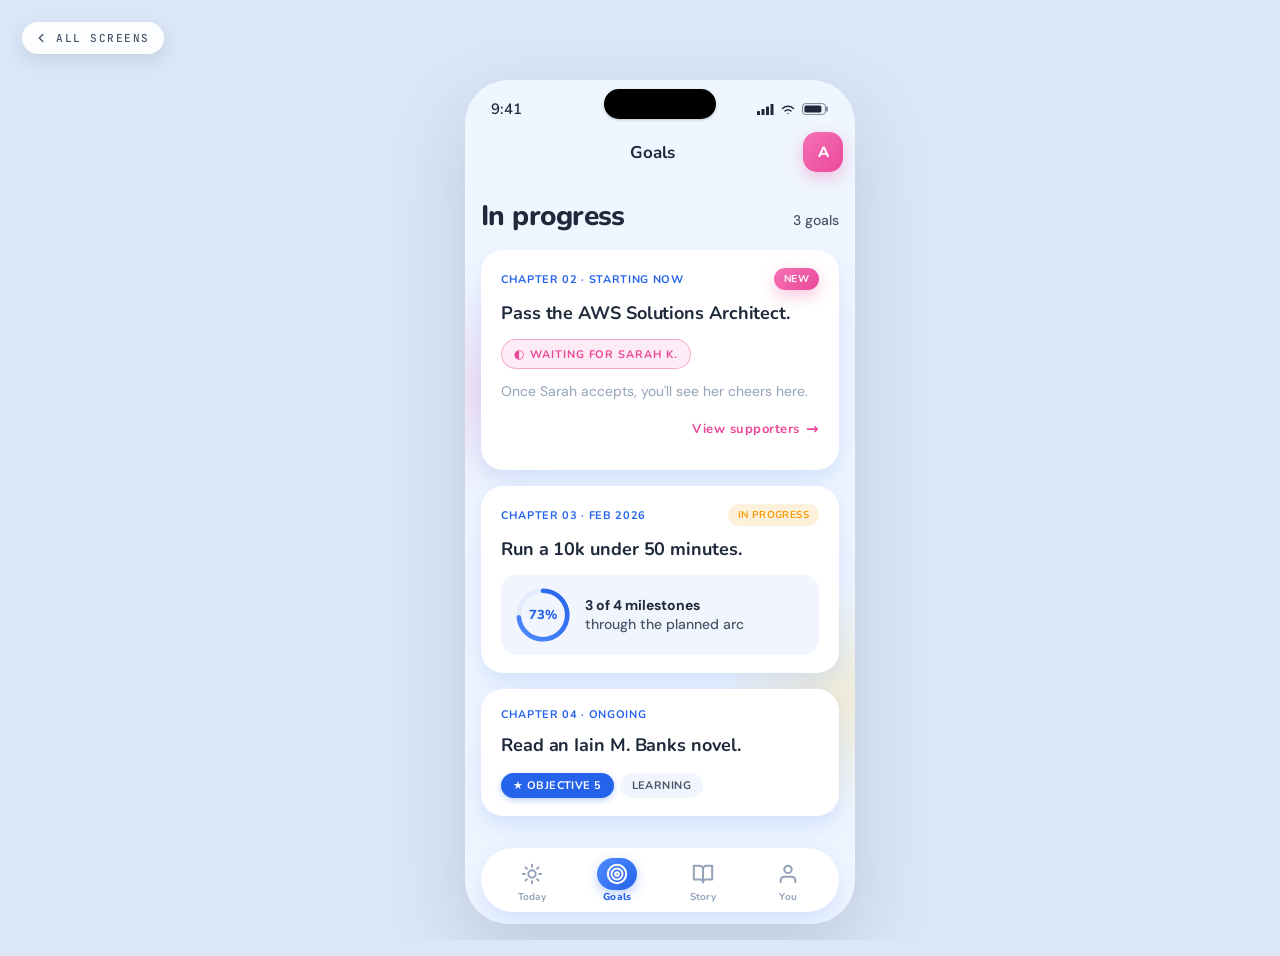
<file: screen-05.html>
<!DOCTYPE html>
<html lang="en">
<head>
<meta charset="UTF-8">
<meta name="viewport" content="width=device-width, initial-scale=1.0">
<title>Huddel · Goals · Screen 05</title>
<link rel="stylesheet" href="style.css">
<style>
  .viewport::before {
    content: ""; position: absolute; top: 200px; left: -90px;
    width: 220px; height: 220px; border-radius: 50%;
    background: radial-gradient(circle, rgba(244, 114, 182, 0.16) 0%, transparent 70%);
    pointer-events: none; z-index: 0;
  }
  .viewport::after {
    content: ""; position: absolute; top: 500px; right: -100px;
    width: 240px; height: 240px; border-radius: 50%;
    background: radial-gradient(circle, rgba(251, 191, 36, 0.18) 0%, transparent 70%);
    pointer-events: none; z-index: 0;
  }
  .content { position: relative; z-index: 1; }

  /* Small text-link with arrow on pending goal cards.
     Visually subordinate to the card content, but padding keeps tap area ≥44px. */
  .card-action-row {
    display: flex;
    justify-content: flex-end;
    margin-top: 4px;
    margin-right: -4px; /* visually align link's text edge with card's content edge */
  }
  .card-action {
    display: inline-flex;
    align-items: center;
    gap: 6px;
    padding: 14px 4px; /* tap area: 13px text + 14×2 padding ≈ 45px ≥44pt */
    font-family: var(--heading);
    font-size: 13px;
    font-weight: 700;
    letter-spacing: 0.04em;
    color: var(--accent-pop);
    text-decoration: none;
    cursor: pointer;
    transition: opacity 200ms ease;
  }
  .card-action:hover { opacity: 0.72; }
  .card-action:hover .arrow { transform: translateX(3px); }
  .card-action:active { opacity: 0.55; }
  .card-action .arrow {
    font-size: 15px;
    line-height: 1;
    display: inline-block;
    transition: transform 200ms var(--spring);
  }
</style>
</head>
<body>

<a class="to-index" href="index.html" aria-label="Back to all screens">
  <svg width="14" height="14" viewBox="0 0 24 24" fill="none" stroke="currentColor" stroke-width="2.4" stroke-linecap="round" stroke-linejoin="round" aria-hidden="true"><polyline points="15 18 9 12 15 6"/></svg>
  <span>All screens</span>
</a>
<svg width="0" height="0" style="position:absolute" aria-hidden="true">
  <defs>
    <linearGradient id="ringGradient" x1="0%" y1="0%" x2="100%" y2="100%">
      <stop offset="0%" stop-color="#4F8BFF"/>
      <stop offset="100%" stop-color="#2563EB"/>
    </linearGradient>
  </defs>
</svg>

<div class="viewport">

  <div class="status-bar">
    <span class="time">9:41</span>
    <span class="dynamic-island" aria-hidden="true"></span>
    <span class="status-icons">
      <svg width="17" height="11" viewBox="0 0 17 11" fill="currentColor" aria-hidden="true"><rect x="0" y="7" width="3" height="4" rx="0.6"/><rect x="4.5" y="5" width="3" height="6" rx="0.6"/><rect x="9" y="2.5" width="3" height="8.5" rx="0.6"/><rect x="13.5" y="0" width="3" height="11" rx="0.6"/></svg>
      <svg width="16" height="11" viewBox="0 0 16 11" fill="none" stroke="currentColor" stroke-width="1.4" stroke-linecap="round" aria-hidden="true"><path d="M2.5 4.5a8 8 0 0 1 11 0M5 7a4.5 4.5 0 0 1 6 0M8 9.5h.01"/></svg>
      <svg width="27" height="12" viewBox="0 0 27 12" fill="none" aria-hidden="true"><rect x="0.6" y="0.6" width="22.8" height="10.8" rx="2.8" stroke="currentColor" stroke-width="1" stroke-opacity="0.55"/><rect x="24" y="3.6" width="1.8" height="4.8" rx="0.6" fill="currentColor" fill-opacity="0.55"/><rect x="2.4" y="2.4" width="17" height="7.2" rx="1.6" fill="currentColor"/></svg>
    </span>
  </div>

  <header class="app-bar">
    <div class="left"></div>
    <div class="title">Goals</div>
    <div class="right"><div class="avatar">A</div></div>
  </header>

  <div class="content">
    <div class="fade-up" style="display: flex; justify-content: space-between; align-items: baseline; margin-bottom: 18px;">
      <h1>In progress</h1>
      <span style="font-size: 14px; color: var(--text-secondary); font-weight: 500;">3 goals</span>
    </div>

    <!-- NEW goal card · non-interactive container (no goal-detail screen in this prototype) -->
    <div class="card fade-up d1">
      <div class="chap-head">
        <span class="chap-num">Chapter 02 · Starting now</span>
        <span class="status-pill new">New</span>
      </div>
      <h3 style="margin-bottom: 14px;">Pass the AWS Solutions Architect.</h3>
      <div style="display: inline-flex; align-items: center; gap: 6px; background: rgba(236, 72, 153, 0.10); border: 1.5px solid rgba(236, 72, 153, 0.40); padding: 6px 12px; border-radius: 999px; margin-bottom: 12px;">
        <span style="color: var(--accent-pop); font-size: 12px;">◐</span>
        <span style="font-family: var(--heading); font-weight: 700; font-size: 11px; color: var(--accent-pop); letter-spacing: 0.08em; text-transform: uppercase;">Waiting for Sarah K.</span>
      </div>
      <p style="font-size: 14px; color: var(--text-tertiary); line-height: 1.5;">Once Sarah accepts, you'll see her cheers here.</p>
      <div class="card-action-row">
        <a class="card-action" href="screen-07.html" aria-label="View this goal's supporter activity">
          View supporters <span class="arrow" aria-hidden="true">→</span>
        </a>
      </div>
    </div>

    <!-- Running goal card → milestone modal -->
    <a href="screen-08.html" class="card tappable fade-up d2">
      <div class="chap-head">
        <span class="chap-num">Chapter 03 · Feb 2026</span>
        <span class="status-pill in-progress">In progress</span>
      </div>
      <h3 style="margin-bottom: 14px;">Run a 10k under 50 minutes.</h3>
      <div class="progress-row" style="margin-bottom: 0;">
        <div class="progress-ring">
          <svg viewBox="0 0 60 60">
            <circle class="track" cx="30" cy="30" r="26" fill="none" stroke-width="5"/>
            <circle class="arc" cx="30" cy="30" r="26" fill="none" stroke-width="5"
              stroke-dasharray="163.36" stroke-dashoffset="44.11"/>
          </svg>
          <div class="pct">73%</div>
        </div>
        <div class="meta"><strong>3 of 4 milestones</strong><br>through the planned arc</div>
      </div>
    </a>

    <!-- Reading goal -->
    <div class="card fade-up d3" style="margin-bottom: 0;">
      <div class="chap-head" style="margin-bottom: 12px;">
        <span class="chap-num">Chapter 04 · Ongoing</span>
      </div>
      <h3 style="margin-bottom: 16px;">Read an Iain M. Banks novel.</h3>
      <div class="tags">
        <span class="tag anchor">★ Objective 5</span>
        <span class="tag">learning</span>
      </div>
    </div>
  </div>

  <!-- BOTTOM TAB BAR -->
  <div class="tab-bar-wrap">
    <nav class="tab-bar">
      <a href="screen-01.html" class="tab">
        <div class="icon-pill"><svg width="22" height="22" viewBox="0 0 24 24" fill="none" stroke="currentColor" stroke-width="2.2" stroke-linecap="round" stroke-linejoin="round"><circle cx="12" cy="12" r="4"/><path d="M12 2v2M12 20v2M4.93 4.93l1.41 1.41M17.66 17.66l1.41 1.41M2 12h2M20 12h2M6.34 17.66l-1.41 1.41M19.07 4.93l-1.41 1.41"/></svg></div>
        <span class="label">Today</span>
      </a>
      <a href="screen-05.html" class="tab active">
        <div class="icon-pill"><svg width="22" height="22" viewBox="0 0 24 24" fill="none" stroke="currentColor" stroke-width="2.2" stroke-linecap="round" stroke-linejoin="round"><circle cx="12" cy="12" r="10"/><circle cx="12" cy="12" r="6"/><circle cx="12" cy="12" r="2"/></svg></div>
        <span class="label">Goals</span>
      </a>
      <a href="screen-09.html" class="tab">
        <div class="icon-pill"><svg width="22" height="22" viewBox="0 0 24 24" fill="none" stroke="currentColor" stroke-width="2.2" stroke-linecap="round" stroke-linejoin="round"><path d="M2 3h6a4 4 0 0 1 4 4v14a3 3 0 0 0-3-3H2z"/><path d="M22 3h-6a4 4 0 0 0-4 4v14a3 3 0 0 1 3-3h7z"/></svg></div>
        <span class="label">Story</span>
      </a>
      <a href="screen-10.html" class="tab">
        <div class="icon-pill"><svg width="22" height="22" viewBox="0 0 24 24" fill="none" stroke="currentColor" stroke-width="2.2" stroke-linecap="round" stroke-linejoin="round"><path d="M20 21v-2a4 4 0 0 0-4-4H8a4 4 0 0 0-4 4v2"/><circle cx="12" cy="7" r="4"/></svg></div>
        <span class="label">You</span>
      </a>
    </nav>
  </div>

</div>

<div class="page-label">— Screen 05 · Goals</div>

</body>
</html>
</file>
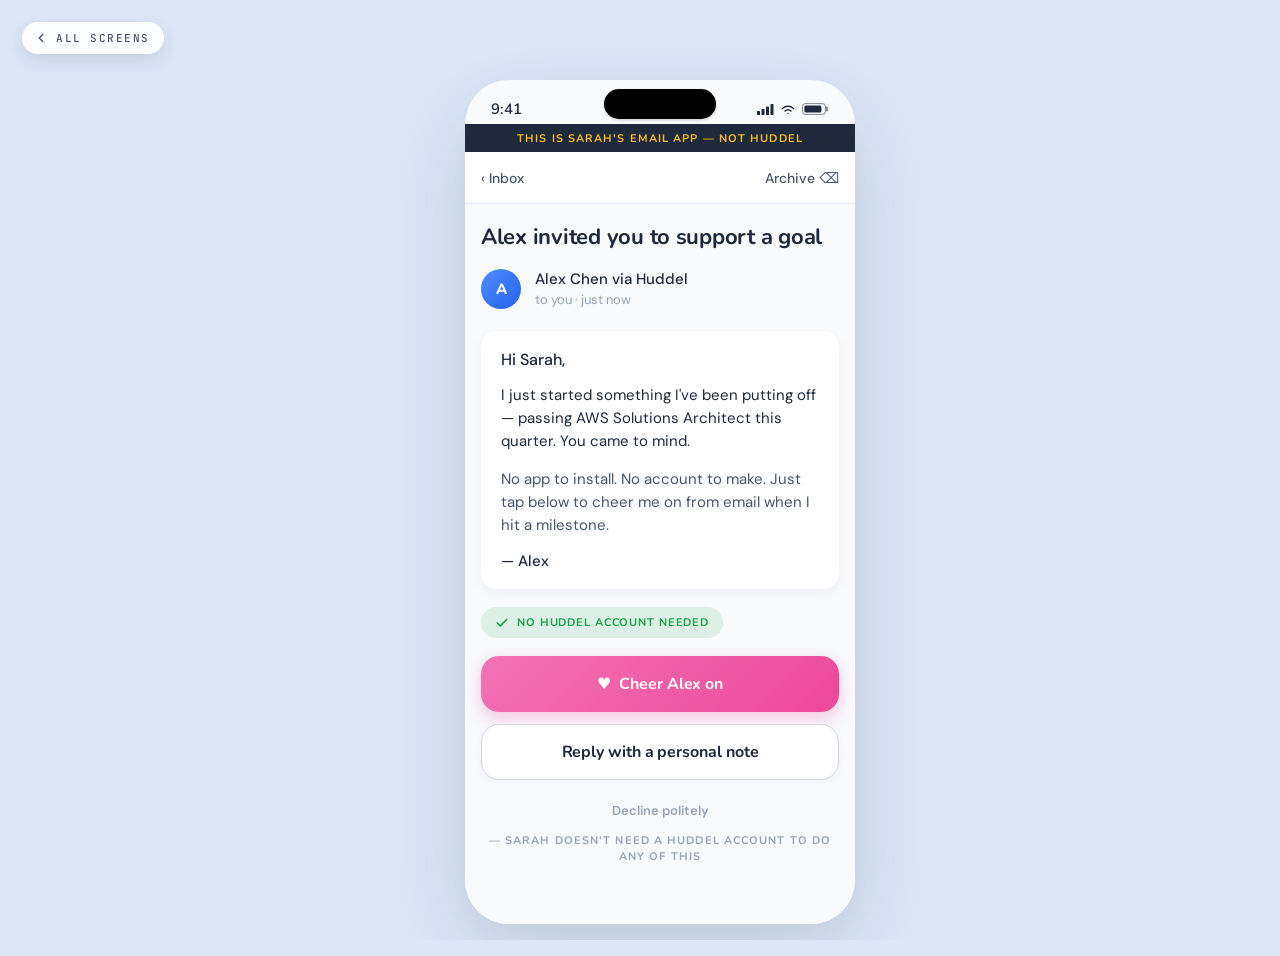
<file: screen-06.html>
<!DOCTYPE html>
<html lang="en">
<head>
<meta charset="UTF-8">
<meta name="viewport" content="width=device-width, initial-scale=1.0">
<title>Huddel · Sarah's inbox · Screen 06</title>
<link rel="stylesheet" href="style.css">
<style>
.viewport.email { background: #F8FAFC; }
.banner {
  height: 28px;
  background: var(--bg-status);
  display: flex;
  justify-content: center;
  align-items: center;
  font-family: var(--heading);
  font-weight: 700;
  font-size: 11px;
  color: #FBBF24;
  letter-spacing: 0.10em;
  text-transform: uppercase;
  flex-shrink: 0;
}
.email-bar {
  height: 52px;
  background: #FFFFFF;
  border-bottom: 1px solid #E2E8F0;
  display: flex;
  align-items: center;
  justify-content: space-between;
  padding: 0 16px;
  flex-shrink: 0;
}
.email-bar a { color: #475569; font-family: var(--body); font-weight: 500; font-size: 14px; }
.email-body-card {
  background: #FFFFFF;
  border-radius: 16px;
  padding: 18px 20px;
  box-shadow: 0 4px 12px rgba(30, 41, 59, 0.05);
}
</style>
</head>
<body>

<a class="to-index" href="index.html" aria-label="Back to all screens">
  <svg width="14" height="14" viewBox="0 0 24 24" fill="none" stroke="currentColor" stroke-width="2.4" stroke-linecap="round" stroke-linejoin="round" aria-hidden="true"><polyline points="15 18 9 12 15 6"/></svg>
  <span>All screens</span>
</a>
<div class="viewport email">

  <div class="status-bar">
    <span class="time">9:41</span>
    <span class="dynamic-island" aria-hidden="true"></span>
    <span class="status-icons">
      <svg width="17" height="11" viewBox="0 0 17 11" fill="currentColor" aria-hidden="true"><rect x="0" y="7" width="3" height="4" rx="0.6"/><rect x="4.5" y="5" width="3" height="6" rx="0.6"/><rect x="9" y="2.5" width="3" height="8.5" rx="0.6"/><rect x="13.5" y="0" width="3" height="11" rx="0.6"/></svg>
      <svg width="16" height="11" viewBox="0 0 16 11" fill="none" stroke="currentColor" stroke-width="1.4" stroke-linecap="round" aria-hidden="true"><path d="M2.5 4.5a8 8 0 0 1 11 0M5 7a4.5 4.5 0 0 1 6 0M8 9.5h.01"/></svg>
      <svg width="27" height="12" viewBox="0 0 27 12" fill="none" aria-hidden="true"><rect x="0.6" y="0.6" width="22.8" height="10.8" rx="2.8" stroke="currentColor" stroke-width="1" stroke-opacity="0.55"/><rect x="24" y="3.6" width="1.8" height="4.8" rx="0.6" fill="currentColor" fill-opacity="0.55"/><rect x="2.4" y="2.4" width="17" height="7.2" rx="1.6" fill="currentColor"/></svg>
    </span>
  </div>

  <div class="banner">This is Sarah's email app — not Huddel</div>

  <div class="email-bar">
    <a href="screen-05.html">‹ Inbox</a>
    <a>Archive ⌫</a>
  </div>

  <div class="content" style="background: #F8FAFC;">
    <h2 class="fade-up" style="margin-bottom: 18px;">Alex invited you to support a goal</h2>

    <div class="fade-up d1" style="display: flex; align-items: center; gap: 14px; margin-bottom: 22px;">
      <div style="width: 40px; height: 40px; background: var(--gradient-cta); border-radius: 50%; display: grid; place-items: center; color: #fff; font-family: var(--heading); font-weight: 800; font-size: 15px;">A</div>
      <div>
        <div style="font-family: var(--body); font-weight: 500; font-size: 15px; color: var(--text-primary);">Alex Chen via Huddel</div>
        <div style="font-family: var(--body); font-size: 13px; color: var(--text-tertiary); margin-top: 2px;">to you · just now</div>
      </div>
    </div>

    <div class="email-body-card fade-up d2" style="margin-bottom: 18px;">
      <p style="font-family: var(--body); font-weight: 500; font-size: 16px; color: var(--text-primary); margin-bottom: 14px;">Hi Sarah,</p>
      <p style="font-family: var(--body); font-size: 15px; color: var(--text-primary); line-height: 1.55; margin-bottom: 14px;">I just started something I've been putting off — passing AWS Solutions Architect this quarter. You came to mind.</p>
      <p style="font-family: var(--body); font-size: 15px; color: var(--text-secondary); line-height: 1.55; margin-bottom: 14px;">No app to install. No account to make. Just tap below to cheer me on from email when I hit a milestone.</p>
      <p style="font-family: var(--body); font-weight: 500; font-size: 15px; color: var(--text-primary);">— Alex</p>
    </div>

    <div class="fade-up d3" style="display: inline-flex; align-items: center; gap: 8px; background: rgba(22, 163, 74, 0.12); padding: 8px 14px; border-radius: 999px; margin-bottom: 18px;">
      <svg width="14" height="14" viewBox="0 0 24 24" fill="none" stroke="#16A34A" stroke-width="3" stroke-linecap="round" stroke-linejoin="round"><polyline points="20 6 9 17 4 12"/></svg>
      <span style="font-family: var(--heading); font-weight: 700; font-size: 11px; color: var(--success); letter-spacing: 0.08em; text-transform: uppercase;">No Huddel account needed</span>
    </div>

    <a href="screen-07.html" class="btn pop fade-up d4" style="margin-bottom: 12px;">
      <span style="font-size: 16px;">♥</span> Cheer Alex on
    </a>
    <a href="screen-07.html" class="btn secondary fade-up d5" style="margin-bottom: 14px;">Reply with a personal note</a>
    <a href="screen-05.html" class="btn-text" style="font-size: 13px; color: var(--text-tertiary); padding: 8px 0;">Decline politely</a>

    <p style="text-align: center; font-family: var(--heading); font-size: 11px; color: var(--text-tertiary); letter-spacing: 0.10em; text-transform: uppercase; font-weight: 700; margin-top: 6px; line-height: 1.4;">— Sarah doesn't need a Huddel account to do any of this</p>
  </div>

</div>

<div class="page-label">— Screen 06 · Supporter email view</div>

</body>
</html>
</file>
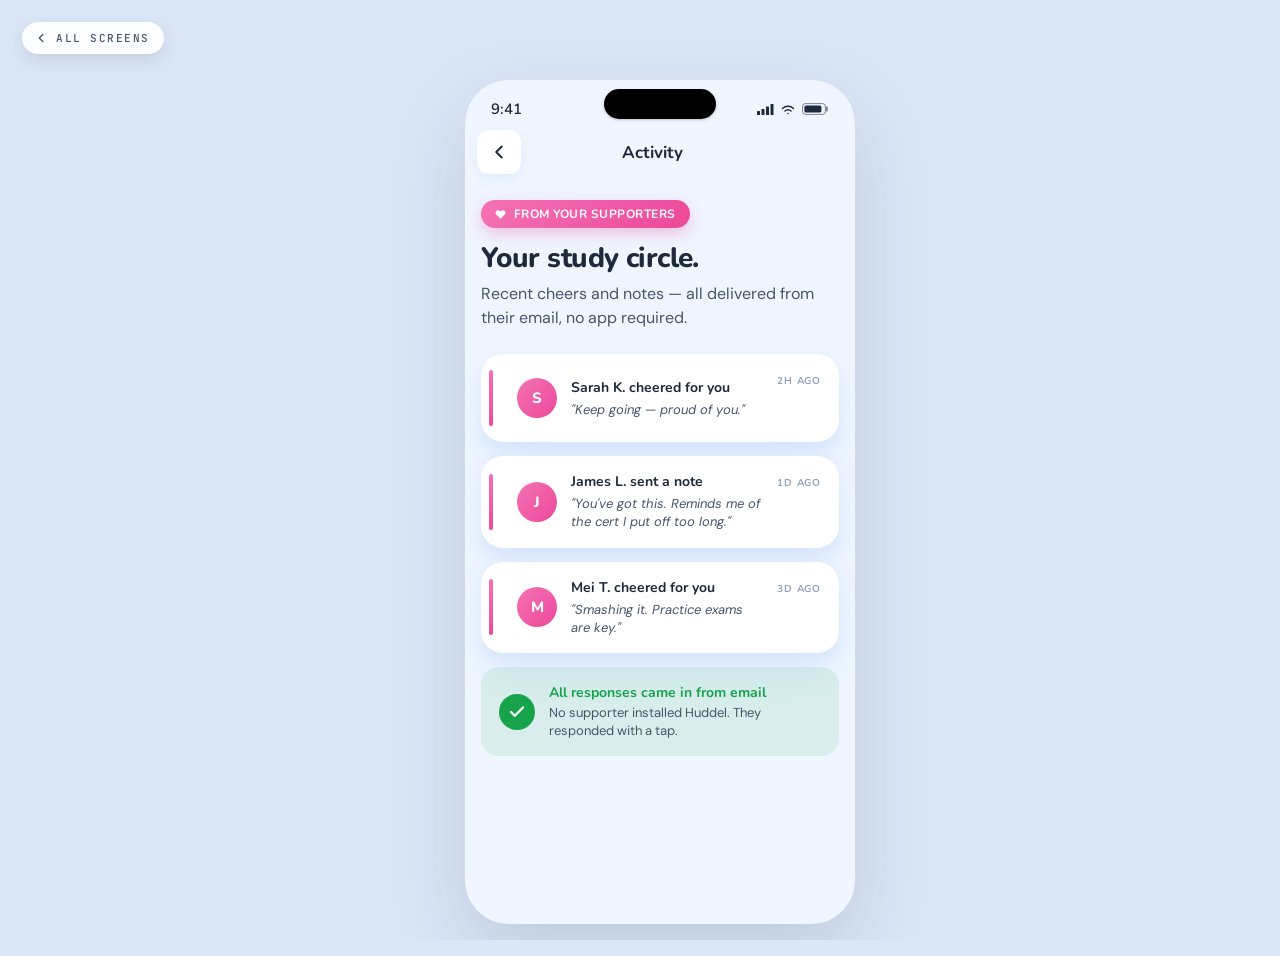
<file: screen-07.html>
<!DOCTYPE html>
<html lang="en">
<head>
<meta charset="UTF-8">
<meta name="viewport" content="width=device-width, initial-scale=1.0">
<title>Huddel · Activity · Screen 07</title>
<link rel="stylesheet" href="style.css">
<style>
.supporter-card {
  background: var(--bg-card);
  border-radius: 22px;
  padding: 16px 18px;
  box-shadow: var(--shadow-clay-card);
  margin-bottom: 14px;
  display: grid;
  grid-template-columns: 4px 40px 1fr auto;
  gap: 14px;
  align-items: center;
}
.supporter-card .stripe { background: var(--gradient-pop); border-radius: 4px; width: 4px; height: 56px; margin-left: -10px; }
.supporter-card .avatar { width: 40px; height: 40px; border-radius: 50%; background: var(--gradient-pop); display: grid; place-items: center; color: #fff; font-family: var(--heading); font-weight: 800; font-size: 15px; }
.supporter-card .text-col .name { font-family: var(--heading); font-weight: 700; font-size: 14px; color: var(--text-primary); }
.supporter-card .text-col .quote { font-family: var(--body); font-style: italic; font-size: 13px; color: var(--text-secondary); margin-top: 4px; line-height: 1.4; }
.supporter-card .time { font-family: var(--heading); font-weight: 700; font-size: 10px; color: var(--text-tertiary); letter-spacing: 0.08em; text-transform: uppercase; align-self: start; padding-top: 4px; }
</style>
</head>
<body>

<a class="to-index" href="index.html" aria-label="Back to all screens">
  <svg width="14" height="14" viewBox="0 0 24 24" fill="none" stroke="currentColor" stroke-width="2.4" stroke-linecap="round" stroke-linejoin="round" aria-hidden="true"><polyline points="15 18 9 12 15 6"/></svg>
  <span>All screens</span>
</a>
<div class="viewport">

  <div class="status-bar">
    <span class="time">9:41</span>
    <span class="dynamic-island" aria-hidden="true"></span>
    <span class="status-icons">
      <svg width="17" height="11" viewBox="0 0 17 11" fill="currentColor" aria-hidden="true"><rect x="0" y="7" width="3" height="4" rx="0.6"/><rect x="4.5" y="5" width="3" height="6" rx="0.6"/><rect x="9" y="2.5" width="3" height="8.5" rx="0.6"/><rect x="13.5" y="0" width="3" height="11" rx="0.6"/></svg>
      <svg width="16" height="11" viewBox="0 0 16 11" fill="none" stroke="currentColor" stroke-width="1.4" stroke-linecap="round" aria-hidden="true"><path d="M2.5 4.5a8 8 0 0 1 11 0M5 7a4.5 4.5 0 0 1 6 0M8 9.5h.01"/></svg>
      <svg width="27" height="12" viewBox="0 0 27 12" fill="none" aria-hidden="true"><rect x="0.6" y="0.6" width="22.8" height="10.8" rx="2.8" stroke="currentColor" stroke-width="1" stroke-opacity="0.55"/><rect x="24" y="3.6" width="1.8" height="4.8" rx="0.6" fill="currentColor" fill-opacity="0.55"/><rect x="2.4" y="2.4" width="17" height="7.2" rx="1.6" fill="currentColor"/></svg>
    </span>
  </div>

  <header class="app-bar">
    <div class="left">
      <a href="screen-05.html" class="back" aria-label="Back">
        <svg width="22" height="22" viewBox="0 0 24 24" fill="none" stroke="currentColor" stroke-width="2.2" stroke-linecap="round" stroke-linejoin="round"><polyline points="15 18 9 12 15 6"/></svg>
      </a>
    </div>
    <div class="title">Activity</div>
    <div class="right"></div>
  </header>

  <div class="content">
    <div class="kicker-pill pop fade-up">
      <span class="icon"><svg width="11" height="11" viewBox="0 0 24 24" fill="currentColor"><path d="M20.84 4.61a5.5 5.5 0 0 0-7.78 0L12 5.67l-1.06-1.06a5.5 5.5 0 0 0-7.78 7.78l1.06 1.06L12 21.23l7.78-7.78 1.06-1.06a5.5 5.5 0 0 0 0-7.78z"/></svg></span>
      From your supporters
    </div>

    <h1 class="fade-up d1" style="margin-bottom: 8px;">Your study circle.</h1>
    <p class="body fade-up d2" style="margin-bottom: 24px;">Recent cheers and notes — all delivered from their email, no app required.</p>

    <div class="supporter-card fade-up d3">
      <div class="stripe"></div>
      <div class="avatar">S</div>
      <div class="text-col">
        <div class="name">Sarah K. cheered for you</div>
        <div class="quote">"Keep going — proud of you."</div>
      </div>
      <div class="time">2h ago</div>
    </div>

    <div class="supporter-card fade-up d4">
      <div class="stripe"></div>
      <div class="avatar">J</div>
      <div class="text-col">
        <div class="name">James L. sent a note</div>
        <div class="quote">"You've got this. Reminds me of the cert I put off too long."</div>
      </div>
      <div class="time">1d ago</div>
    </div>

    <div class="supporter-card fade-up d5">
      <div class="stripe"></div>
      <div class="avatar">M</div>
      <div class="text-col">
        <div class="name">Mei T. cheered for you</div>
        <div class="quote">"Smashing it. Practice exams are key."</div>
      </div>
      <div class="time">3d ago</div>
    </div>

    <div class="fade-up d5" style="background: rgba(22, 163, 74, 0.10); border-radius: 18px; padding: 16px 18px; margin-top: 6px; display: grid; grid-template-columns: 36px 1fr; gap: 14px; align-items: center;">
      <div style="width: 36px; height: 36px; background: var(--success); border-radius: 50%; display: grid; place-items: center; color: #fff;">
        <svg width="18" height="18" viewBox="0 0 24 24" fill="none" stroke="currentColor" stroke-width="3" stroke-linecap="round" stroke-linejoin="round"><polyline points="20 6 9 17 4 12"/></svg>
      </div>
      <div>
        <div style="font-family: var(--heading); font-weight: 700; font-size: 14px; color: var(--success);">All responses came in from email</div>
        <div style="font-family: var(--body); font-size: 13px; color: var(--text-secondary); margin-top: 2px; line-height: 1.4;">No supporter installed Huddel. They responded with a tap.</div>
      </div>
    </div>
  </div>

</div>

<div class="page-label">— Screen 07 · Activity feed</div>

</body>
</html>
</file>
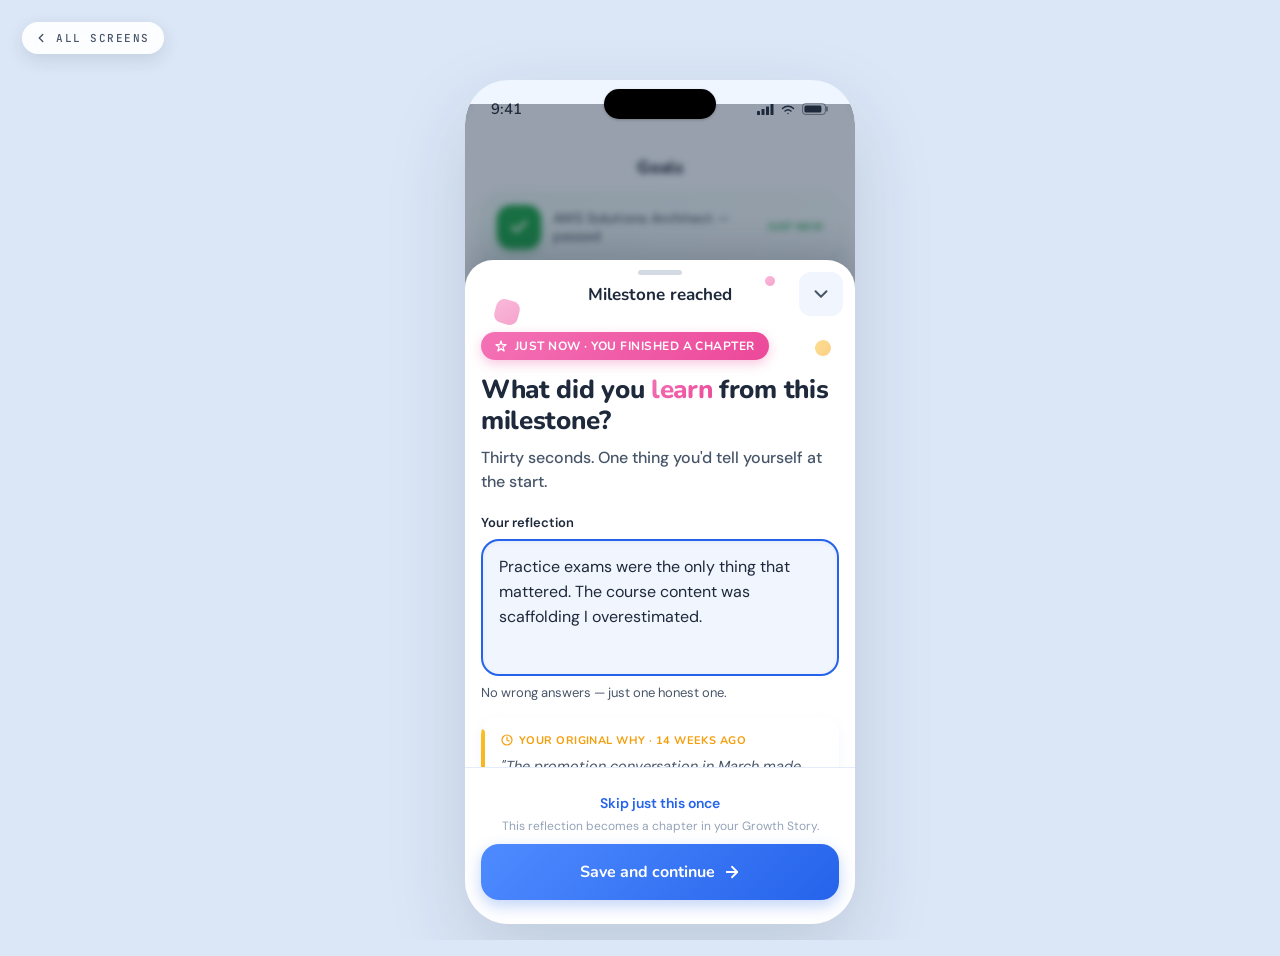
<file: screen-08.html>
<!DOCTYPE html>
<html lang="en">
<head>
<meta charset="UTF-8">
<meta name="viewport" content="width=device-width, initial-scale=1.0">
<title>Huddel Edu · Milestone reflection · Screen 08 (mobile)</title>
<link rel="preconnect" href="https://fonts.googleapis.com">
<link rel="preconnect" href="https://fonts.gstatic.com" crossorigin>
<link href="https://fonts.googleapis.com/css2?family=Nunito:wght@600;700;800&family=DM+Sans:wght@400;500;600;700&family=JetBrains+Mono:wght@500&display=swap" rel="stylesheet">
<style>
:root {
    --bg-canvas:      #EFF6FF;
    --bg-card:        rgba(255, 255, 255, 0.92);
    --bg-card-solid:  #FFFFFF;
    --bg-muted:       #F1F5FD;
    --bg-status:      #1E293B;
    --border-soft:    #E4ECFC;
    --text-primary:   #1E293B;
    --text-secondary: #475569;
    --text-tertiary:  #94A3B8;
    --accent-primary: #2563EB;
    --accent-warm:    #F59E0B;
    --accent-pop:     #EC4899;
    --success:        #16A34A;
    --gradient-cta:   linear-gradient(135deg, #4F8BFF 0%, #2563EB 100%);
    --gradient-warm:  linear-gradient(135deg, #FBBF24 0%, #F59E0B 100%);
    --gradient-pop:   linear-gradient(135deg, #F472B6 0%, #EC4899 100%);
    --shadow-clay-card:   0 8px 16px rgba(37, 99, 235, 0.08), 0 24px 48px rgba(37, 99, 235, 0.06);
    --shadow-clay-button: 0 6px 16px rgba(37, 99, 235, 0.28);
    --heading: 'Nunito', system-ui, sans-serif;
    --body:    'DM Sans', system-ui, sans-serif;
    --mono:    'JetBrains Mono', monospace;
    --spring:  cubic-bezier(0.34, 1.56, 0.64, 1);
}
* { margin: 0; padding: 0; box-sizing: border-box; -webkit-font-smoothing: antialiased; }

html, body {
    background: #DBE7F7;
    height: 100vh;
    width: 100vw;
    overflow: hidden;
    font-family: var(--body);
    display: grid;
    place-items: center;
    padding: 40px 20px;
}

.viewport {
    width: 390px;
    height: 844px;
    background: var(--bg-canvas);
    border-radius: 44px;
    overflow: hidden;
    position: relative;
    font-family: var(--body);
    color: var(--text-primary);
    box-shadow: 0 30px 80px rgba(30, 41, 59, 0.15);
}

/* --- status bar (iPhone 14 Pro · Dynamic Island) --- */
.status-bar {
    position: relative;
    height: 44px;
    background: transparent;
    color: var(--text-primary);
    display: flex;
    justify-content: space-between;
    align-items: center;
    padding: 14px 26px 0;
    font-family: var(--heading);
    font-weight: 600;
    font-size: 15px;
    line-height: 1;
    letter-spacing: -0.01em;
    font-variant-numeric: tabular-nums;
    z-index: 5;
}
.status-bar .dynamic-island {
    position: absolute;
    top: 9px;
    left: 50%;
    transform: translateX(-50%);
    width: 112px;
    height: 30px;
    background: #000;
    border-radius: 999px;
    box-shadow: 0 1px 3px rgba(0, 0, 0, 0.22);
    pointer-events: none;
}
.status-icons { display: flex; gap: 6px; align-items: center; color: var(--text-primary); }
.status-icons svg { display: block; }

/* =================================================================
   UNDERLYING GOALS LIST (faint, at top)
   ================================================================= */
.under {
    position: absolute;
    top: 44px;
    left: 0;
    right: 0;
    height: 260px;
    padding: 16px;
    z-index: 1;
}
.under-bar {
    text-align: center;
    font-family: var(--heading);
    font-weight: 800;
    font-size: 17px;
    color: var(--text-primary);
    padding: 16px 0 12px;
}
.under-card {
    background: var(--bg-card-solid);
    border-radius: 24px;
    padding: 14px 16px;
    margin-bottom: 10px;
    display: grid;
    grid-template-columns: 44px 1fr auto;
    gap: 12px;
    align-items: center;
    box-shadow: 0 4px 12px rgba(37, 99, 235, 0.06);
}
.under-card.complete {
    background: linear-gradient(135deg, rgba(22, 163, 74, 0.06), rgba(22, 163, 74, 0.02));
    box-shadow: 0 8px 16px rgba(22, 163, 74, 0.10);
}
.under-card .icon-wrap {
    width: 44px;
    height: 44px;
    border-radius: 14px;
    background: var(--bg-muted);
    display: grid;
    place-items: center;
    color: var(--text-tertiary);
}
.under-card.complete .icon-wrap {
    background: var(--success);
    color: #fff;
    box-shadow: 0 4px 8px rgba(22, 163, 74, 0.32);
}
.under-card .text {
    font-family: var(--body);
    font-size: 14px;
    font-weight: 500;
    color: var(--text-primary);
    line-height: 1.3;
}
.under-card.complete .text { color: var(--text-secondary); }
.under-card .meta {
    font-family: var(--heading);
    font-size: 10px;
    font-weight: 700;
    letter-spacing: 0.04em;
    color: var(--text-tertiary);
    text-transform: uppercase;
    text-align: right;
}
.under-card.complete .meta { color: var(--success); }

/* =================================================================
   SCRIM
   ================================================================= */
.scrim {
    position: absolute;
    top: 24px;
    left: 0;
    right: 0;
    bottom: 0;
    background: rgba(30, 41, 59, 0.42);
    backdrop-filter: blur(3px);
    z-index: 2;
    animation: scrimIn 220ms ease-out;
}
@keyframes scrimIn { from { opacity: 0; } to { opacity: 1; } }

/* =================================================================
   MODAL SHEET (slides up)
   ================================================================= */
.modal {
    position: absolute;
    top: 180px;
    left: 0;
    right: 0;
    bottom: 0;
    background: var(--bg-card-solid);
    border-radius: 28px 28px 0 0;
    box-shadow: 0 -12px 32px rgba(30, 41, 59, 0.18);
    display: flex;
    flex-direction: column;
    z-index: 3;
    animation: modalUp 380ms var(--spring) backwards;
}
@keyframes modalUp { from { transform: translateY(80px); opacity: 0; } to { transform: none; opacity: 1; } }

.modal::before {
    content: "";
    position: absolute;
    top: 10px;
    left: 50%;
    transform: translateX(-50%);
    width: 44px;
    height: 5px;
    border-radius: 999px;
    background: var(--text-tertiary);
    opacity: 0.4;
}

/* sparkle accents around the modal */
.sparkle {
    position: absolute;
    width: 24px;
    height: 24px;
    background: var(--gradient-pop);
    border-radius: 8px;
    opacity: 0.5;
    z-index: 0;
}
.sparkle.s1 { top: 40px; left: 30px; transform: rotate(15deg); }
.sparkle.s2 { top: 80px; right: 24px; transform: rotate(-12deg); width: 16px; height: 16px; background: var(--gradient-warm); }
.sparkle.s3 { top: 16px; right: 80px; transform: rotate(8deg); width: 10px; height: 10px; }

/* modal app-bar */
.modal-bar {
    height: 56px;
    display: grid;
    grid-template-columns: 56px 1fr 56px;
    align-items: center;
    flex-shrink: 0;
    padding: 12px 8px 0;
    position: relative;
    z-index: 2;
}
.modal-bar .title {
    text-align: center;
    font-family: var(--heading);
    font-size: 17px;
    font-weight: 700;
    color: var(--text-primary);
}
.modal-bar .close {
    width: 44px;
    height: 44px;
    margin-right: 4px;
    display: grid;
    place-items: center;
    border-radius: 12px;
    color: var(--text-secondary);
    background: var(--bg-muted);
    cursor: pointer;
    justify-self: end;
}

/* modal body */
.modal-body {
    flex: 1;
    overflow-y: auto;
    padding: 16px 16px 12px;
    position: relative;
    z-index: 1;
}

.celebration {
    display: inline-flex;
    align-items: center;
    gap: 8px;
    background: var(--gradient-pop);
    color: #fff;
    padding: 6px 14px;
    border-radius: 999px;
    font-family: var(--heading);
    font-weight: 700;
    font-size: 12px;
    letter-spacing: 0.04em;
    text-transform: uppercase;
    margin-bottom: 14px;
    box-shadow: 0 4px 12px rgba(236, 72, 153, 0.30);
}
.celebration svg { color: #fff; }

.modal-body h2 {
    font-family: var(--heading);
    font-size: 26px;
    font-weight: 800;
    line-height: 1.2;
    color: var(--text-primary);
    letter-spacing: -0.012em;
    margin-bottom: 10px;
}
.modal-body h2 .emph {
    background: var(--gradient-pop);
    background-clip: text;
    -webkit-background-clip: text;
    color: transparent;
}

.preamble {
    font-family: var(--body);
    font-size: 16px;
    font-weight: 500;
    line-height: 1.5;
    color: var(--text-secondary);
    margin-bottom: 20px;
}

/* field */
.field { margin-bottom: 16px; }
.field-label {
    display: block;
    font-family: var(--body);
    font-size: 13px;
    font-weight: 600;
    color: var(--text-primary);
    margin-bottom: 8px;
}
.textarea-shell {
    background: var(--bg-muted);
    border: 2px solid var(--accent-primary);
    box-shadow: inset 0 1px 4px rgba(37, 99, 235, 0.08);
    border-radius: 18px;
    padding: 14px 16px;
    min-height: 108px;
}
.textarea-shell textarea {
    background: transparent;
    border: 0;
    outline: 0;
    width: 100%;
    resize: none;
    font-family: var(--body);
    font-size: 16px;
    line-height: 1.55;
    color: var(--text-primary);
    min-height: 76px;
}
.field-helper {
    margin-top: 8px;
    font-size: 13px;
    color: var(--text-secondary);
}

/* original why card — clay with warm gradient left border */
.original-why {
    margin-top: 16px;
    background: var(--bg-card-solid);
    border-radius: 18px;
    padding: 16px 16px 16px 20px;
    position: relative;
    box-shadow: 0 4px 12px rgba(37, 99, 235, 0.06);
    overflow: hidden;
}
.original-why::before {
    content: "";
    position: absolute;
    left: 0;
    top: 12px;
    bottom: 12px;
    width: 4px;
    background: var(--gradient-warm);
    border-radius: 0 4px 4px 0;
}
.original-why .lab {
    display: flex;
    align-items: center;
    gap: 6px;
    font-family: var(--heading);
    font-weight: 700;
    font-size: 11px;
    letter-spacing: 0.04em;
    text-transform: uppercase;
    color: var(--accent-warm);
    margin-bottom: 8px;
}
.original-why .lab svg { stroke: var(--accent-warm); }
.original-why .text {
    font-family: var(--body);
    font-size: 14.5px;
    font-style: italic;
    line-height: 1.5;
    color: var(--text-secondary);
}

/* sticky footer */
.modal-foot {
    padding: 14px 16px 24px;
    background: var(--bg-card-solid);
    flex-shrink: 0;
    z-index: 2;
    border-top: 1px solid var(--border-soft);
}
.foot-note {
    font-size: 12px;
    color: var(--text-tertiary);
    text-align: center;
    margin-bottom: 10px;
}
.btn {
    width: 100%;
    height: 56px;
    border-radius: 18px;
    border: 0;
    font-family: var(--heading);
    font-size: 16px;
    font-weight: 700;
    cursor: pointer;
    transition: transform 200ms var(--spring);
    display: inline-flex;
    align-items: center;
    justify-content: center;
    gap: 8px;
}
.btn.primary {
    background: var(--gradient-cta);
    color: #fff;
    box-shadow: var(--shadow-clay-button);
}
.btn.primary:active { transform: scale(0.95); }
.btn-text {
    width: 100%;
    background: none;
    border: 0;
    color: var(--accent-primary);
    font-family: var(--body);
    font-size: 14px;
    font-weight: 600;
    padding: 12px 0 6px;
    cursor: pointer;
}

.page-label {
    margin-top: 18px;
    text-align: center;
    font-family: var(--mono);
    font-size: 11px;
    letter-spacing: 0.16em;
    text-transform: uppercase;
    color: #64748B;
}
/* --- floating "back to index" link --- */
.to-index {
    position: fixed;
    top: 22px;
    left: 22px;
    z-index: 100;
    display: inline-flex;
    align-items: center;
    gap: 8px;
    padding: 9px 14px 9px 12px;
    background: rgba(255, 255, 255, 0.92);
    backdrop-filter: blur(8px);
    -webkit-backdrop-filter: blur(8px);
    border-radius: 999px;
    box-shadow: 0 6px 18px rgba(30, 41, 59, 0.12);
    font-family: var(--mono);
    font-size: 11px;
    font-weight: 500;
    letter-spacing: 0.14em;
    text-transform: uppercase;
    color: var(--text-secondary);
    text-decoration: none;
    transition: transform 200ms var(--spring), box-shadow 200ms ease, color 200ms ease;
}
.to-index:hover {
    transform: translateY(-1px);
    color: var(--accent-primary);
    box-shadow: 0 10px 24px rgba(37, 99, 235, 0.18);
}
.to-index:active { transform: translateY(0) scale(0.97); }
.to-index svg { display: block; }

</style>
</head>
<body>

<a class="to-index" href="index.html" aria-label="Back to all screens">
  <svg width="14" height="14" viewBox="0 0 24 24" fill="none" stroke="currentColor" stroke-width="2.4" stroke-linecap="round" stroke-linejoin="round" aria-hidden="true"><polyline points="15 18 9 12 15 6"/></svg>
  <span>All screens</span>
</a>
<div class="viewport">

    <!-- status bar -->
    <div class="status-bar">
      <span class="time">9:41</span>
      <span class="dynamic-island" aria-hidden="true"></span>
      <span class="status-icons">
        <svg width="17" height="11" viewBox="0 0 17 11" fill="currentColor" aria-hidden="true"><rect x="0" y="7" width="3" height="4" rx="0.6"/><rect x="4.5" y="5" width="3" height="6" rx="0.6"/><rect x="9" y="2.5" width="3" height="8.5" rx="0.6"/><rect x="13.5" y="0" width="3" height="11" rx="0.6"/></svg>
        <svg width="16" height="11" viewBox="0 0 16 11" fill="none" stroke="currentColor" stroke-width="1.4" stroke-linecap="round" aria-hidden="true"><path d="M2.5 4.5a8 8 0 0 1 11 0M5 7a4.5 4.5 0 0 1 6 0M8 9.5h.01"/></svg>
        <svg width="27" height="12" viewBox="0 0 27 12" fill="none" aria-hidden="true"><rect x="0.6" y="0.6" width="22.8" height="10.8" rx="2.8" stroke="currentColor" stroke-width="1" stroke-opacity="0.55"/><rect x="24" y="3.6" width="1.8" height="4.8" rx="0.6" fill="currentColor" fill-opacity="0.55"/><rect x="2.4" y="2.4" width="17" height="7.2" rx="1.6" fill="currentColor"/></svg>
      </span>
    </div>

    <!-- underlying goals list (faintly visible) -->
    <div class="under" aria-hidden="true">
        <div class="under-bar">Goals</div>
        <div class="under-card complete">
            <div class="icon-wrap"><svg width="20" height="20" viewBox="0 0 24 24" fill="none" stroke="currentColor" stroke-width="3" stroke-linecap="round" stroke-linejoin="round"><polyline points="20 6 9 17 4 12"/></svg></div>
            <div class="text">AWS Solutions Architect — passed</div>
            <div class="meta">Just now</div>
        </div>
        <div class="under-card">
            <div class="icon-wrap"><svg width="20" height="20" viewBox="0 0 24 24" fill="none" stroke="currentColor" stroke-width="2.2" stroke-linecap="round" stroke-linejoin="round"><circle cx="12" cy="12" r="10"/><circle cx="12" cy="12" r="6"/><circle cx="12" cy="12" r="2"/></svg></div>
            <div class="text">Run a 10k under 50 min</div>
            <div class="meta">3 / 8 wk</div>
        </div>
    </div>

    <!-- scrim -->
    <div class="scrim" aria-hidden="true"></div>

    <!-- modal sheet -->
    <div class="modal" role="dialog" aria-labelledby="modalTitle" aria-modal="true">

        <span class="sparkle s1"></span>
        <span class="sparkle s2"></span>
        <span class="sparkle s3"></span>

        <header class="modal-bar">
            <div></div>
            <div class="title" id="modalTitle">Milestone reached</div>
            <a href="screen-05.html" class="close" aria-label="Dismiss" style="text-decoration: none;">
                <svg width="22" height="22" viewBox="0 0 24 24" fill="none" stroke="currentColor" stroke-width="2.2" stroke-linecap="round" stroke-linejoin="round"><polyline points="6 9 12 15 18 9"/></svg>
            </a>
        </header>

        <div class="modal-body">
            <div class="celebration">
                <svg width="12" height="12" viewBox="0 0 24 24" fill="none" stroke="currentColor" stroke-width="2.5" stroke-linecap="round" stroke-linejoin="round"><path d="M12 2l2.39 7.36H22l-6.18 4.49L18.21 22 12 17.5 5.79 22l2.39-8.15L2 9.36h7.61z"/></svg>
                Just now · You finished a chapter
            </div>
            <h2>What did you <span class="emph">learn</span> from this milestone?</h2>
            <p class="preamble">Thirty seconds. One thing you'd tell yourself at the start.</p>

            <div class="field">
                <label class="field-label" for="reflect">Your reflection</label>
                <div class="textarea-shell">
                    <textarea id="reflect" rows="4">Practice exams were the only thing that mattered. The course content was scaffolding I overestimated.</textarea>
                </div>
                <div class="field-helper">No wrong answers — just one honest one.</div>
            </div>

            <div class="original-why">
                <span class="lab">
                    <svg width="12" height="12" viewBox="0 0 24 24" fill="none" stroke="currentColor" stroke-width="2.4" stroke-linecap="round" stroke-linejoin="round"><circle cx="12" cy="12" r="10"/><polyline points="12 6 12 12 16 14"/></svg>
                    Your original why · 14 weeks ago
                </span>
                <div class="text">"The promotion conversation in March made me realise I'd been waiting. AWS Solutions Architect is the smallest thing I can do this year that proves I'm not waiting any more."</div>
            </div>
        </div>

        <div class="modal-foot">
            <a href="screen-09.html" class="btn-text" style="display: block; text-align: center; text-decoration: none;">Skip just this once</a>
            <div class="foot-note">This reflection becomes a chapter in your Growth Story.</div>
            <a href="screen-09.html" class="btn primary" style="text-decoration: none;">
                Save and continue
                <svg width="18" height="18" viewBox="0 0 24 24" fill="none" stroke="currentColor" stroke-width="2.4" stroke-linecap="round" stroke-linejoin="round"><line x1="5" y1="12" x2="19" y2="12"/><polyline points="12 5 19 12 12 19"/></svg>
            </a>
        </div>

    </div>

</div>

<div class="page-label">— Screen 08 · Milestone reflection</div>

</body>
</html>
</file>
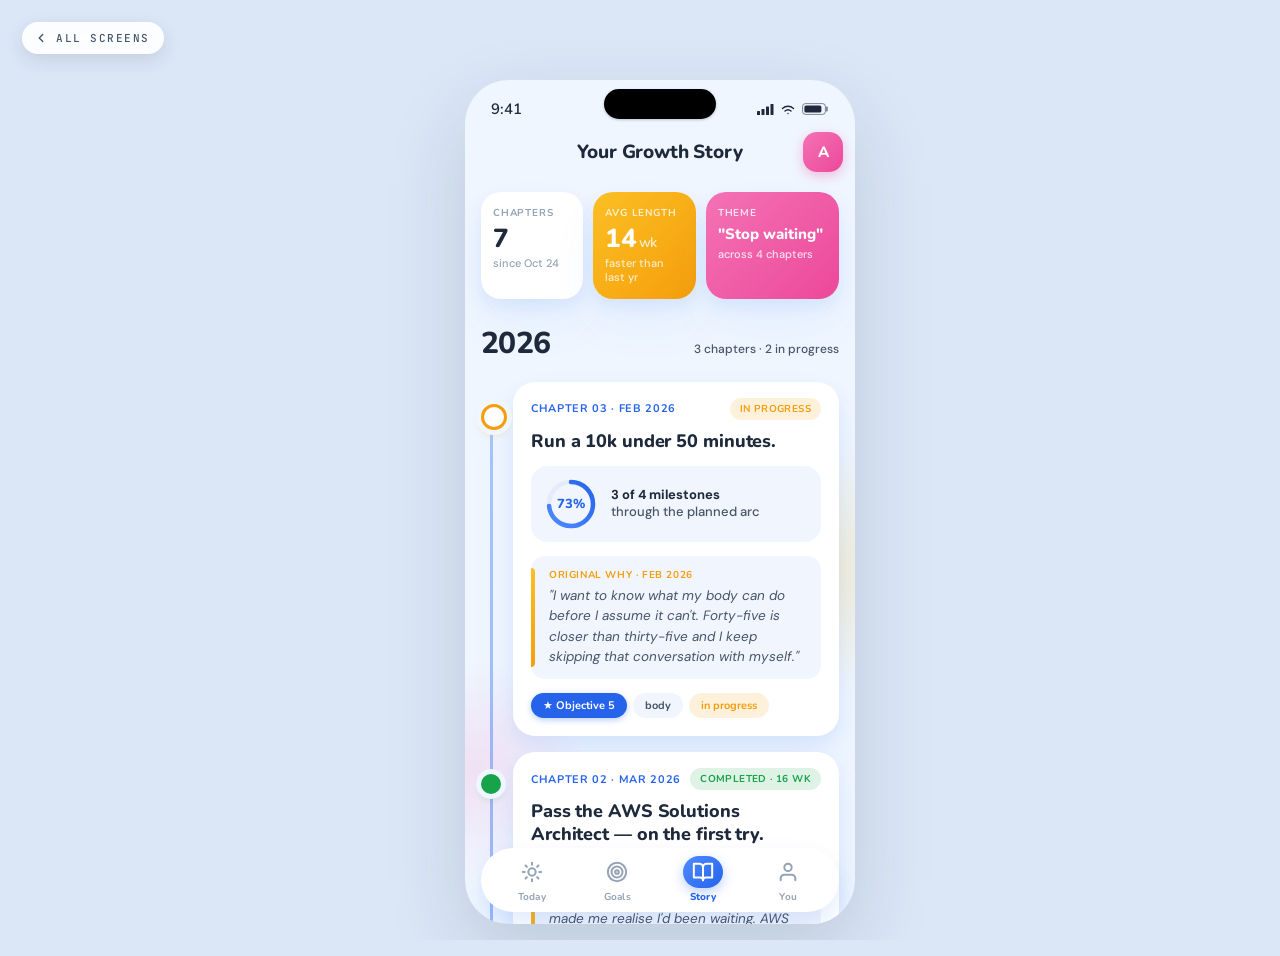
<file: screen-09.html>
<!DOCTYPE html>
<html lang="en">
<head>
<meta charset="UTF-8">
<meta name="viewport" content="width=device-width, initial-scale=1.0">
<title>Huddel Edu · Growth Story · Screen 09 (mobile)</title>
<link rel="preconnect" href="https://fonts.googleapis.com">
<link rel="preconnect" href="https://fonts.gstatic.com" crossorigin>
<link href="https://fonts.googleapis.com/css2?family=Nunito:wght@600;700;800&family=DM+Sans:wght@400;500;600;700&family=JetBrains+Mono:wght@500&display=swap" rel="stylesheet">
<style>
:root {
    --bg-canvas:      #EFF6FF;
    --bg-card:        rgba(255, 255, 255, 0.92);
    --bg-card-solid:  #FFFFFF;
    --bg-muted:       #F1F5FD;
    --bg-status:      #1E293B;
    --border-soft:    #E4ECFC;
    --text-primary:   #1E293B;
    --text-secondary: #475569;
    --text-tertiary:  #94A3B8;
    --accent-primary: #2563EB;
    --accent-warm:    #F59E0B;
    --accent-pop:     #EC4899;
    --success:        #16A34A;
    --gradient-cta:   linear-gradient(135deg, #4F8BFF 0%, #2563EB 100%);
    --gradient-warm:  linear-gradient(135deg, #FBBF24 0%, #F59E0B 100%);
    --gradient-pop:   linear-gradient(135deg, #F472B6 0%, #EC4899 100%);
    --shadow-clay-card:   0 8px 16px rgba(37, 99, 235, 0.08), 0 24px 48px rgba(37, 99, 235, 0.06);
    --shadow-clay-button: 0 6px 16px rgba(37, 99, 235, 0.28);
    --heading: 'Nunito', system-ui, sans-serif;
    --body:    'DM Sans', system-ui, sans-serif;
    --mono:    'JetBrains Mono', monospace;
    --spring:  cubic-bezier(0.34, 1.56, 0.64, 1);
}
* { margin: 0; padding: 0; box-sizing: border-box; -webkit-font-smoothing: antialiased; }

html, body {
    background: #DBE7F7;
    height: 100vh;
    width: 100vw;
    overflow: hidden;
    font-family: var(--body);
    display: grid;
    place-items: center;
    padding: 40px 20px;
}

.viewport {
    width: 390px;
    height: 844px;
    background: var(--bg-canvas);
    border-radius: 44px;
    overflow: hidden;
    position: relative;
    font-family: var(--body);
    color: var(--text-primary);
    display: flex;
    flex-direction: column;
    box-shadow: 0 30px 80px rgba(30, 41, 59, 0.15);
}

/* floating blobs */
.viewport::before {
    content: "";
    position: absolute;
    top: 360px;
    right: -100px;
    width: 260px;
    height: 260px;
    background: radial-gradient(circle, rgba(251, 191, 36, 0.18) 0%, transparent 70%);
    border-radius: 50%;
    pointer-events: none;
    z-index: 0;
}
.viewport::after {
    content: "";
    position: absolute;
    top: 580px;
    left: -100px;
    width: 220px;
    height: 220px;
    background: radial-gradient(circle, rgba(244, 114, 182, 0.16) 0%, transparent 70%);
    border-radius: 50%;
    pointer-events: none;
    z-index: 0;
}

/* --- status bar (iPhone 14 Pro · Dynamic Island) --- */
.status-bar {
    position: relative;
    height: 44px;
    background: transparent;
    color: var(--text-primary);
    display: flex;
    justify-content: space-between;
    align-items: center;
    padding: 14px 26px 0;
    font-family: var(--heading);
    font-weight: 600;
    font-size: 15px;
    line-height: 1;
    letter-spacing: -0.01em;
    font-variant-numeric: tabular-nums;
    flex-shrink: 0;
    z-index: 2;
}
.status-bar .dynamic-island {
    position: absolute;
    top: 9px;
    left: 50%;
    transform: translateX(-50%);
    width: 112px;
    height: 30px;
    background: #000;
    border-radius: 999px;
    box-shadow: 0 1px 3px rgba(0, 0, 0, 0.22);
    pointer-events: none;
}
.status-icons { display: flex; gap: 6px; align-items: center; color: var(--text-primary); }
.status-icons svg { display: block; }

/* --- top app bar --- */
.app-bar {
    height: 56px;
    background: transparent;
    display: grid;
    grid-template-columns: 56px 1fr 56px;
    align-items: center;
    flex-shrink: 0;
    z-index: 2;
    padding: 0 12px;
}
.app-bar .title {
    text-align: center;
    font-family: var(--heading);
    font-size: 19px;
    font-weight: 800;
    color: var(--text-primary);
    letter-spacing: -0.008em;
}
.app-bar .avatar {
    width: 40px;
    height: 40px;
    border-radius: 14px;
    background: var(--gradient-pop);
    color: #fff;
    display: grid;
    place-items: center;
    font-family: var(--heading);
    font-size: 15px;
    font-weight: 800;
    justify-self: end;
    box-shadow: 0 4px 12px rgba(236, 72, 153, 0.32);
}

/* --- scrollable content --- */
.content {
    flex: 1;
    overflow-y: auto;
    padding: 12px 16px 100px;
    position: relative;
    z-index: 1;
}

/* --- stats row --- */
.stats {
    display: grid;
    grid-template-columns: 1fr 1fr 1.3fr;
    gap: 10px;
    margin-bottom: 24px;
}
.stat-card {
    background: var(--bg-card-solid);
    border-radius: 20px;
    padding: 14px 12px;
    box-shadow: var(--shadow-clay-card);
}
.stat-card .label {
    font-family: var(--heading);
    font-weight: 700;
    font-size: 10px;
    letter-spacing: 0.08em;
    text-transform: uppercase;
    color: var(--text-tertiary);
    margin-bottom: 6px;
}
.stat-card .value {
    font-family: var(--heading);
    font-size: 26px;
    font-weight: 800;
    color: var(--text-primary);
    line-height: 1;
    letter-spacing: -0.018em;
}
.stat-card .value .unit { font-size: 14px; color: var(--text-secondary); font-weight: 600; margin-left: 2px; }
.stat-card .text-value {
    font-family: var(--heading);
    font-size: 15px;
    font-weight: 800;
    color: #fff;
    line-height: 1.1;
}
.stat-card .sub {
    font-family: var(--body);
    font-size: 11px;
    color: var(--text-tertiary);
    margin-top: 4px;
    line-height: 1.3;
    font-weight: 500;
}
.stat-card.warm { background: var(--gradient-warm); }
.stat-card.warm .label { color: rgba(255,255,255,0.78); }
.stat-card.warm .value { color: #fff; }
.stat-card.warm .value .unit { color: rgba(255,255,255,0.78); }
.stat-card.warm .sub { color: rgba(255,255,255,0.78); }
.stat-card.pop { background: var(--gradient-pop); }
.stat-card.pop .label { color: rgba(255,255,255,0.82); }
.stat-card.pop .sub { color: rgba(255,255,255,0.82); }

/* --- year header --- */
.year-header {
    display: flex;
    justify-content: space-between;
    align-items: baseline;
    margin-bottom: 18px;
}
.year-header h1 {
    font-family: var(--heading);
    font-size: 30px;
    font-weight: 800;
    color: var(--text-primary);
    letter-spacing: -0.02em;
}
.year-header .summary {
    font-family: var(--body);
    font-size: 12px;
    font-weight: 500;
    color: var(--text-secondary);
}

/* --- timeline spine --- */
.timeline {
    position: relative;
    padding-left: 32px;
}
.timeline::before {
    content: "";
    position: absolute;
    left: 9px;
    top: 18px;
    bottom: 18px;
    width: 3px;
    background: var(--gradient-cta);
    border-radius: 999px;
    opacity: 0.45;
}

.chapter {
    position: relative;
    margin-bottom: 16px;
}
.chapter::before {
    content: "";
    position: absolute;
    left: -32px;
    top: 22px;
    width: 20px;
    height: 20px;
    border-radius: 50%;
    background: var(--gradient-cta);
    box-shadow: 0 0 0 5px var(--bg-canvas), 0 4px 8px rgba(37, 99, 235, 0.32);
}
.chapter.in-progress::before {
    background: var(--bg-card-solid);
    border: 3px solid var(--accent-warm);
    box-shadow: 0 0 0 5px var(--bg-canvas), 0 4px 8px rgba(245, 158, 11, 0.32);
}
.chapter.completed::before {
    background: var(--success);
    box-shadow: 0 0 0 5px var(--bg-canvas), 0 4px 8px rgba(22, 163, 74, 0.32);
}

/* chapter card */
.chapter-card {
    background: var(--bg-card-solid);
    border-radius: 22px;
    padding: 16px 18px 18px;
    box-shadow: var(--shadow-clay-card);
}
.chapter-card .chap-head {
    display: flex;
    justify-content: space-between;
    align-items: center;
    margin-bottom: 10px;
}
.chapter-card .chap-num {
    font-family: var(--heading);
    font-weight: 700;
    font-size: 11px;
    letter-spacing: 0.06em;
    text-transform: uppercase;
    color: var(--accent-primary);
}
.chapter-card .status-pill {
    font-family: var(--heading);
    font-weight: 700;
    font-size: 10px;
    letter-spacing: 0.04em;
    text-transform: uppercase;
    padding: 4px 10px;
    border-radius: 999px;
}
.chapter-card .status-pill.in-progress { background: rgba(245, 158, 11, 0.14); color: var(--accent-warm); }
.chapter-card .status-pill.completed   { background: rgba(22, 163, 74, 0.14); color: var(--success); }

.chapter-card h3 {
    font-family: var(--heading);
    font-size: 18px;
    font-weight: 800;
    line-height: 1.25;
    color: var(--text-primary);
    margin-bottom: 14px;
    letter-spacing: -0.006em;
}

/* progress row for in-progress chapter */
.progress-row {
    display: grid;
    grid-template-columns: auto 1fr;
    gap: 14px;
    align-items: center;
    background: var(--bg-muted);
    border-radius: 16px;
    padding: 12px 14px;
    margin-bottom: 14px;
}

/* progress ring */
.progress-ring {
    width: 52px;
    height: 52px;
    position: relative;
}
.progress-ring svg { width: 100%; height: 100%; transform: rotate(-90deg); }
.progress-ring .track { stroke: var(--border-soft); }
.progress-ring .arc   { stroke: url(#ringGradient); stroke-linecap: round; }
.progress-ring .pct {
    position: absolute;
    inset: 0;
    display: grid;
    place-items: center;
    font-family: var(--heading);
    font-size: 13px;
    font-weight: 800;
    color: var(--accent-primary);
}

.progress-row .meta {
    font-family: var(--body);
    font-weight: 500;
    font-size: 13px;
    color: var(--text-secondary);
    line-height: 1.3;
}
.progress-row .meta strong {
    color: var(--text-primary);
    font-weight: 700;
}

/* original why */
.why-block {
    background: var(--bg-muted);
    border-radius: 14px;
    padding: 12px 14px 12px 18px;
    margin-bottom: 14px;
    position: relative;
    overflow: hidden;
}
.why-block::before {
    content: "";
    position: absolute;
    left: 0;
    top: 12px;
    bottom: 12px;
    width: 4px;
    background: var(--gradient-warm);
    border-radius: 0 4px 4px 0;
}
.why-block .lab {
    font-family: var(--heading);
    font-weight: 700;
    font-size: 10px;
    letter-spacing: 0.06em;
    text-transform: uppercase;
    color: var(--accent-warm);
    margin-bottom: 4px;
}
.why-block .text {
    font-family: var(--body);
    font-size: 13.5px;
    font-style: italic;
    line-height: 1.5;
    color: var(--text-secondary);
}

/* learned */
.learned-label {
    font-family: var(--heading);
    font-weight: 700;
    font-size: 11px;
    letter-spacing: 0.06em;
    text-transform: uppercase;
    color: var(--success);
    margin-bottom: 6px;
}
.learned {
    font-family: var(--body);
    font-size: 14px;
    line-height: 1.55;
    color: var(--text-primary);
    font-weight: 500;
    margin-bottom: 14px;
}

/* tags */
.tags {
    display: flex;
    gap: 6px;
    flex-wrap: wrap;
}
.tag {
    background: var(--bg-muted);
    border-radius: 999px;
    padding: 5px 12px;
    font-family: var(--heading);
    font-weight: 700;
    font-size: 11px;
    color: var(--text-secondary);
}
.tag.anchor {
    background: var(--accent-primary);
    color: #fff;
    box-shadow: 0 2px 6px rgba(37, 99, 235, 0.32);
}
.tag.warm {
    background: rgba(245, 158, 11, 0.14);
    color: var(--accent-warm);
}
.tag.supporters {
    background: rgba(236, 72, 153, 0.14);
    color: var(--accent-pop);
    display: inline-flex;
    align-items: center;
    gap: 4px;
}

/* =================================================================
   FLOATING PILL TAB NAV
   ================================================================= */
.tab-bar-wrap {
    position: absolute;
    bottom: 0;
    left: 0;
    right: 0;
    padding: 0 16px 12px;
    z-index: 5;
}
.tab-bar {
    width: 100%;
    height: 64px;
    background: var(--bg-card-solid);
    border-radius: 999px;
    box-shadow: var(--shadow-clay-card);
    display: grid;
    grid-template-columns: repeat(4, 1fr);
    align-items: center;
    padding: 0 8px;
}
.tab {
    height: 56px;
    display: flex;
    flex-direction: column;
    align-items: center;
    justify-content: center;
    gap: 2px;
    color: var(--text-tertiary);
    cursor: pointer;
    position: relative;
}
.tab .icon-pill {
    width: 40px;
    height: 32px;
    display: grid;
    place-items: center;
    border-radius: 999px;
    transition: background 200ms;
}
.tab.active .icon-pill {
    background: var(--gradient-cta);
    color: #fff;
    box-shadow: 0 4px 12px rgba(37, 99, 235, 0.30);
}
.tab.active { color: var(--accent-primary); }
.tab .label {
    font-family: var(--heading);
    font-weight: 700;
    font-size: 10px;
    letter-spacing: 0.02em;
}
.tab.active .label { font-weight: 800; }

/* --- entrance --- */
@keyframes fadeUp { from { opacity: 0; transform: translateY(10px); } to { opacity: 1; transform: none; } }
.stats, .year-header, .chapter { animation: fadeUp 480ms var(--spring) backwards; }
.stats { animation-delay: 0ms; }
.year-header { animation-delay: 100ms; }
.chapter:nth-child(1) { animation-delay: 200ms; }
.chapter:nth-child(2) { animation-delay: 280ms; }
@media (prefers-reduced-motion: reduce) { * { animation-duration: 0.01ms !important; } }

.page-label {
    margin-top: 18px;
    text-align: center;
    font-family: var(--mono);
    font-size: 11px;
    letter-spacing: 0.16em;
    text-transform: uppercase;
    color: #64748B;
}
/* --- floating "back to index" link --- */
.to-index {
    position: fixed;
    top: 22px;
    left: 22px;
    z-index: 100;
    display: inline-flex;
    align-items: center;
    gap: 8px;
    padding: 9px 14px 9px 12px;
    background: rgba(255, 255, 255, 0.92);
    backdrop-filter: blur(8px);
    -webkit-backdrop-filter: blur(8px);
    border-radius: 999px;
    box-shadow: 0 6px 18px rgba(30, 41, 59, 0.12);
    font-family: var(--mono);
    font-size: 11px;
    font-weight: 500;
    letter-spacing: 0.14em;
    text-transform: uppercase;
    color: var(--text-secondary);
    text-decoration: none;
    transition: transform 200ms var(--spring), box-shadow 200ms ease, color 200ms ease;
}
.to-index:hover {
    transform: translateY(-1px);
    color: var(--accent-primary);
    box-shadow: 0 10px 24px rgba(37, 99, 235, 0.18);
}
.to-index:active { transform: translateY(0) scale(0.97); }
.to-index svg { display: block; }

</style>
</head>
<body>

<a class="to-index" href="index.html" aria-label="Back to all screens">
  <svg width="14" height="14" viewBox="0 0 24 24" fill="none" stroke="currentColor" stroke-width="2.4" stroke-linecap="round" stroke-linejoin="round" aria-hidden="true"><polyline points="15 18 9 12 15 6"/></svg>
  <span>All screens</span>
</a>
<!-- SVG defs for gradient stroke -->
<svg width="0" height="0" style="position:absolute" aria-hidden="true">
    <defs>
        <linearGradient id="ringGradient" x1="0%" y1="0%" x2="100%" y2="100%">
            <stop offset="0%" stop-color="#4F8BFF" />
            <stop offset="100%" stop-color="#2563EB" />
        </linearGradient>
    </defs>
</svg>

<div class="viewport">

    <!-- status bar -->
    <div class="status-bar">
      <span class="time">9:41</span>
      <span class="dynamic-island" aria-hidden="true"></span>
      <span class="status-icons">
        <svg width="17" height="11" viewBox="0 0 17 11" fill="currentColor" aria-hidden="true"><rect x="0" y="7" width="3" height="4" rx="0.6"/><rect x="4.5" y="5" width="3" height="6" rx="0.6"/><rect x="9" y="2.5" width="3" height="8.5" rx="0.6"/><rect x="13.5" y="0" width="3" height="11" rx="0.6"/></svg>
        <svg width="16" height="11" viewBox="0 0 16 11" fill="none" stroke="currentColor" stroke-width="1.4" stroke-linecap="round" aria-hidden="true"><path d="M2.5 4.5a8 8 0 0 1 11 0M5 7a4.5 4.5 0 0 1 6 0M8 9.5h.01"/></svg>
        <svg width="27" height="12" viewBox="0 0 27 12" fill="none" aria-hidden="true"><rect x="0.6" y="0.6" width="22.8" height="10.8" rx="2.8" stroke="currentColor" stroke-width="1" stroke-opacity="0.55"/><rect x="24" y="3.6" width="1.8" height="4.8" rx="0.6" fill="currentColor" fill-opacity="0.55"/><rect x="2.4" y="2.4" width="17" height="7.2" rx="1.6" fill="currentColor"/></svg>
      </span>
    </div>

    <!-- top app bar -->
    <header class="app-bar">
        <div></div>
        <div class="title">Your Growth Story</div>
        <div class="avatar">A</div>
    </header>

    <!-- scrollable content -->
    <div class="content">

        <!-- stats row — 3 clay tiles -->
        <div class="stats">
            <div class="stat-card">
                <div class="label">Chapters</div>
                <div class="value">7</div>
                <div class="sub">since Oct 24</div>
            </div>
            <div class="stat-card warm">
                <div class="label">Avg length</div>
                <div class="value">14<span class="unit">wk</span></div>
                <div class="sub">faster than last yr</div>
            </div>
            <div class="stat-card pop">
                <div class="label">Theme</div>
                <div class="text-value">"Stop waiting"</div>
                <div class="sub">across 4 chapters</div>
            </div>
        </div>

        <!-- year header -->
        <div class="year-header">
            <h1>2026</h1>
            <div class="summary">3 chapters · 2 in progress</div>
        </div>

        <!-- timeline -->
        <div class="timeline">

            <!-- in-progress chapter -->
            <article class="chapter in-progress">
                <div class="chapter-card">
                    <div class="chap-head">
                        <span class="chap-num">Chapter 03 · Feb 2026</span>
                        <span class="status-pill in-progress">In progress</span>
                    </div>
                    <h3>Run a 10k under 50 minutes.</h3>

                    <div class="progress-row">
                        <div class="progress-ring">
                            <svg viewBox="0 0 52 52">
                                <circle class="track" cx="26" cy="26" r="22" fill="none" stroke-width="4.5"/>
                                <circle class="arc" cx="26" cy="26" r="22" fill="none" stroke-width="4.5"
                                    stroke-dasharray="138.23" stroke-dashoffset="37.32"/>
                            </svg>
                            <div class="pct">73%</div>
                        </div>
                        <div class="meta"><strong>3 of 4 milestones</strong><br>through the planned arc</div>
                    </div>

                    <div class="why-block">
                        <div class="lab">Original why · Feb 2026</div>
                        <div class="text">"I want to know what my body can do before I assume it can't. Forty-five is closer than thirty-five and I keep skipping that conversation with myself."</div>
                    </div>

                    <div class="tags">
                        <span class="tag anchor">★ Objective 5</span>
                        <span class="tag">body</span>
                        <span class="tag warm">in progress</span>
                    </div>
                </div>
            </article>

            <!-- completed chapter 02 -->
            <article class="chapter completed">
                <div class="chapter-card">
                    <div class="chap-head">
                        <span class="chap-num">Chapter 02 · Mar 2026</span>
                        <span class="status-pill completed">Completed · 16 wk</span>
                    </div>
                    <h3>Pass the AWS Solutions Architect — on the first try.</h3>

                    <div class="why-block">
                        <div class="lab">Original why · Nov 2025</div>
                        <div class="text">"The promotion conversation in March made me realise I'd been waiting. AWS Solutions Architect is the smallest thing I can do this year that proves I'm not waiting any more."</div>
                    </div>

                    <div class="learned-label">— What I learned</div>
                    <div class="learned">Practice exams were the only thing that mattered. The course content was scaffolding I overestimated; the real preparation was sitting with my own wrong answers until I understood why they were wrong.</div>

                    <div class="tags">
                        <span class="tag anchor">★ Objective 5</span>
                        <span class="tag">career</span>
                        <span class="tag supporters">
                            <svg width="10" height="10" viewBox="0 0 24 24" fill="currentColor"><path d="M20.84 4.61a5.5 5.5 0 0 0-7.78 0L12 5.67l-1.06-1.06a5.5 5.5 0 0 0-7.78 7.78l1.06 1.06L12 21.23l7.78-7.78 1.06-1.06a5.5 5.5 0 0 0 0-7.78z"/></svg>
                            3 supporters
                        </span>
                    </div>
                </div>
            </article>

        </div>

    </div>

    <!-- floating pill tab nav -->
    <div class="tab-bar-wrap">
        <nav class="tab-bar">
            <a href="screen-01.html" class="tab" style="text-decoration: none;">
                <div class="icon-pill">
                    <svg width="22" height="22" viewBox="0 0 24 24" fill="none" stroke="currentColor" stroke-width="2.2" stroke-linecap="round" stroke-linejoin="round"><circle cx="12" cy="12" r="4"/><path d="M12 2v2M12 20v2M4.93 4.93l1.41 1.41M17.66 17.66l1.41 1.41M2 12h2M20 12h2M6.34 17.66l-1.41 1.41M19.07 4.93l-1.41 1.41"/></svg>
                </div>
                <span class="label">Today</span>
            </a>
            <a href="screen-05.html" class="tab" style="text-decoration: none;">
                <div class="icon-pill">
                    <svg width="22" height="22" viewBox="0 0 24 24" fill="none" stroke="currentColor" stroke-width="2.2" stroke-linecap="round" stroke-linejoin="round"><circle cx="12" cy="12" r="10"/><circle cx="12" cy="12" r="6"/><circle cx="12" cy="12" r="2"/></svg>
                </div>
                <span class="label">Goals</span>
            </a>
            <a href="screen-09.html" class="tab active" style="text-decoration: none;">
                <div class="icon-pill">
                    <svg width="22" height="22" viewBox="0 0 24 24" fill="none" stroke="currentColor" stroke-width="2.2" stroke-linecap="round" stroke-linejoin="round"><path d="M2 3h6a4 4 0 0 1 4 4v14a3 3 0 0 0-3-3H2z"/><path d="M22 3h-6a4 4 0 0 0-4 4v14a3 3 0 0 1 3-3h7z"/></svg>
                </div>
                <span class="label">Story</span>
            </a>
            <a href="screen-10.html" class="tab" style="text-decoration: none;">
                <div class="icon-pill">
                    <svg width="22" height="22" viewBox="0 0 24 24" fill="none" stroke="currentColor" stroke-width="2.2" stroke-linecap="round" stroke-linejoin="round"><path d="M20 21v-2a4 4 0 0 0-4-4H8a4 4 0 0 0-4 4v2"/><circle cx="12" cy="7" r="4"/></svg>
                </div>
                <span class="label">You</span>
            </a>
        </nav>
    </div>

</div>

<div class="page-label">— Screen 09 · Growth Story</div>

</body>
</html>
</file>
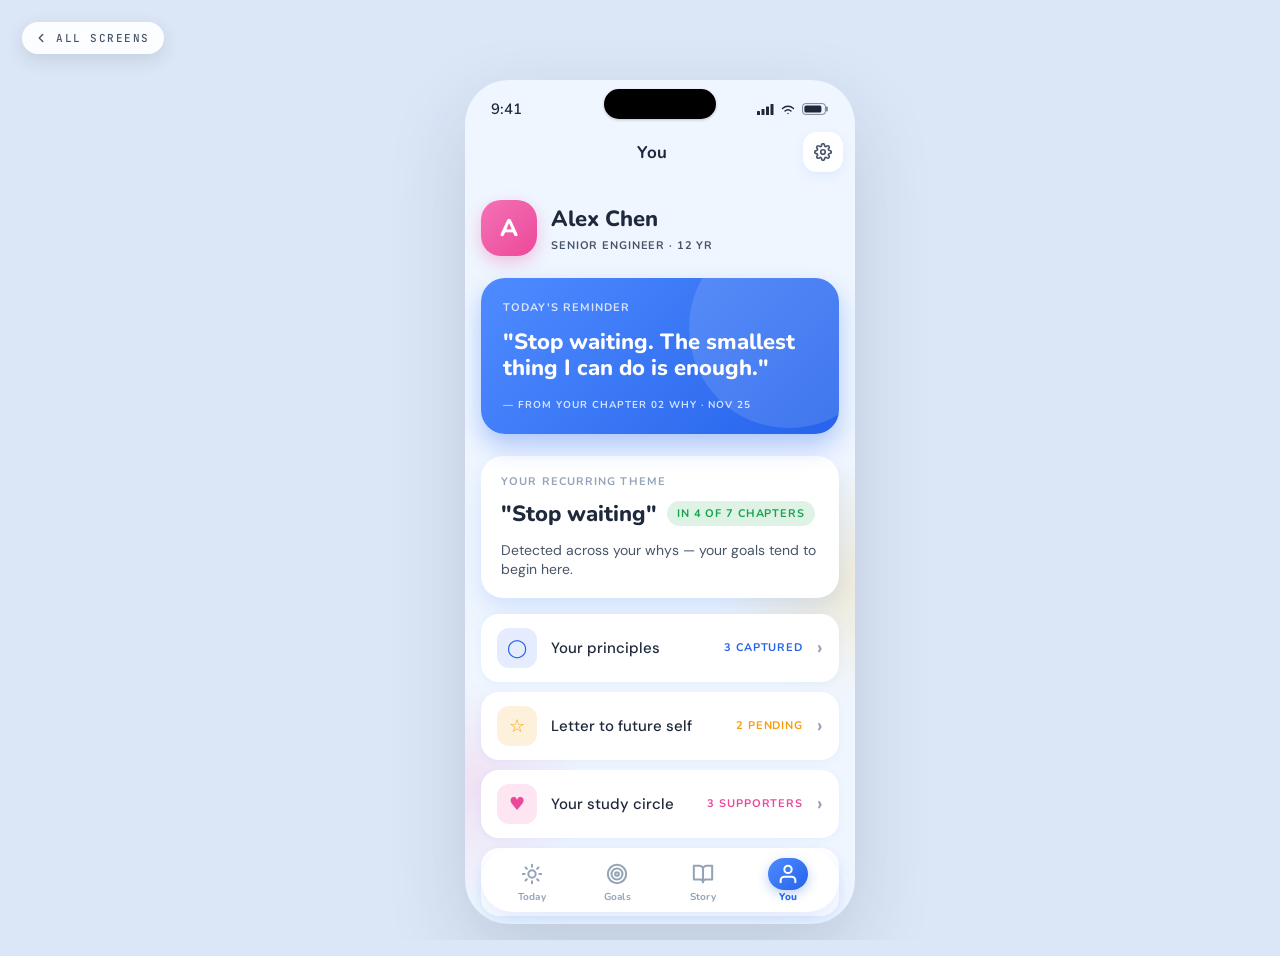
<file: screen-10.html>
<!DOCTYPE html>
<html lang="en">
<head>
<meta charset="UTF-8">
<meta name="viewport" content="width=device-width, initial-scale=1.0">
<title>Huddel · You · Screen 10</title>
<link rel="stylesheet" href="style.css">
<style>
  .viewport::before {
    content: ""; position: absolute; top: 380px; right: -100px;
    width: 240px; height: 240px; border-radius: 50%;
    background: radial-gradient(circle, rgba(251, 191, 36, 0.18) 0%, transparent 70%);
    pointer-events: none; z-index: 0;
  }
  .viewport::after {
    content: ""; position: absolute; top: 600px; left: -100px;
    width: 220px; height: 220px; border-radius: 50%;
    background: radial-gradient(circle, rgba(244, 114, 182, 0.16) 0%, transparent 70%);
    pointer-events: none; z-index: 0;
  }
  .content { position: relative; z-index: 1; }
</style>
<style>
.profile-row { display: flex; align-items: center; gap: 14px; margin-bottom: 22px; }
.profile-row .avatar-big { width: 56px; height: 56px; border-radius: 20px; background: var(--gradient-pop); color: #fff; display: grid; place-items: center; font-family: var(--heading); font-weight: 800; font-size: 24px; box-shadow: var(--shadow-clay-pop); }
.profile-row .info .name { font-family: var(--heading); font-weight: 800; font-size: 22px; color: var(--text-primary); }
.profile-row .info .role { font-family: var(--heading); font-weight: 700; font-size: 11px; color: var(--text-secondary); letter-spacing: 0.08em; text-transform: uppercase; margin-top: 4px; }

.why-hero {
  background: var(--gradient-cta);
  border-radius: 24px;
  padding: 22px 22px;
  margin-bottom: 22px;
  position: relative;
  overflow: hidden;
  box-shadow: 0 12px 24px rgba(37, 99, 235, 0.32);
}
.why-hero::after {
  content: "";
  position: absolute;
  top: -50px; right: -50px;
  width: 200px; height: 200px;
  background: rgba(255, 255, 255, 0.12);
  border-radius: 50%;
  pointer-events: none;
}
.why-hero .kicker { font-family: var(--heading); font-weight: 700; font-size: 11px; color: rgba(255,255,255,0.78); letter-spacing: 0.10em; text-transform: uppercase; margin-bottom: 14px; }
.why-hero .quote { font-family: var(--heading); font-weight: 800; font-size: 22px; color: #fff; line-height: 1.2; margin-bottom: 16px; position: relative; }
.why-hero .meta { font-family: var(--heading); font-weight: 700; font-size: 10px; color: rgba(255,255,255,0.78); letter-spacing: 0.10em; text-transform: uppercase; position: relative; }

.theme-card {
  background: var(--bg-card);
  border-radius: 22px;
  padding: 18px 20px;
  box-shadow: var(--shadow-clay-card);
  margin-bottom: 16px;
}
.theme-card .kicker { font-family: var(--heading); font-weight: 700; font-size: 11px; color: var(--text-tertiary); letter-spacing: 0.10em; text-transform: uppercase; margin-bottom: 10px; }
.theme-card .theme { display: flex; align-items: center; gap: 10px; flex-wrap: wrap; }
.theme-card .theme-text { font-family: var(--heading); font-weight: 800; font-size: 22px; color: var(--text-primary); }
.theme-card .theme-badge { background: rgba(22, 163, 74, 0.14); border-radius: 999px; padding: 5px 10px; font-family: var(--heading); font-weight: 700; font-size: 11px; color: var(--success); letter-spacing: 0.08em; text-transform: uppercase; }
.theme-card .foot { font-family: var(--body); font-size: 14px; color: var(--text-secondary); margin-top: 12px; line-height: 1.4; }

.menu-item {
  background: var(--bg-card);
  border-radius: 18px;
  padding: 14px 16px;
  margin-bottom: 10px;
  box-shadow: 0 2px 8px rgba(37, 99, 235, 0.06);
  display: grid;
  grid-template-columns: 40px 1fr auto auto;
  gap: 14px;
  align-items: center;
  text-decoration: none;
  transition: transform 200ms var(--spring);
}
.menu-item:active { transform: scale(0.98); }
.menu-item .icon-box { width: 40px; height: 40px; border-radius: 12px; display: grid; place-items: center; font-family: var(--heading); font-weight: 800; font-size: 18px; }
.menu-item .label { font-family: var(--body); font-weight: 500; font-size: 15px; color: var(--text-primary); }
.menu-item .count { font-family: var(--heading); font-weight: 700; font-size: 11px; letter-spacing: 0.08em; text-transform: uppercase; }
.menu-item .chevron { color: var(--text-tertiary); font-family: var(--heading); font-weight: 700; font-size: 20px; }
</style>
</head>
<body>

<a class="to-index" href="index.html" aria-label="Back to all screens">
  <svg width="14" height="14" viewBox="0 0 24 24" fill="none" stroke="currentColor" stroke-width="2.4" stroke-linecap="round" stroke-linejoin="round" aria-hidden="true"><polyline points="15 18 9 12 15 6"/></svg>
  <span>All screens</span>
</a>
<div class="viewport">

  <div class="status-bar">
    <span class="time">9:41</span>
    <span class="dynamic-island" aria-hidden="true"></span>
    <span class="status-icons">
      <svg width="17" height="11" viewBox="0 0 17 11" fill="currentColor" aria-hidden="true"><rect x="0" y="7" width="3" height="4" rx="0.6"/><rect x="4.5" y="5" width="3" height="6" rx="0.6"/><rect x="9" y="2.5" width="3" height="8.5" rx="0.6"/><rect x="13.5" y="0" width="3" height="11" rx="0.6"/></svg>
      <svg width="16" height="11" viewBox="0 0 16 11" fill="none" stroke="currentColor" stroke-width="1.4" stroke-linecap="round" aria-hidden="true"><path d="M2.5 4.5a8 8 0 0 1 11 0M5 7a4.5 4.5 0 0 1 6 0M8 9.5h.01"/></svg>
      <svg width="27" height="12" viewBox="0 0 27 12" fill="none" aria-hidden="true"><rect x="0.6" y="0.6" width="22.8" height="10.8" rx="2.8" stroke="currentColor" stroke-width="1" stroke-opacity="0.55"/><rect x="24" y="3.6" width="1.8" height="4.8" rx="0.6" fill="currentColor" fill-opacity="0.55"/><rect x="2.4" y="2.4" width="17" height="7.2" rx="1.6" fill="currentColor"/></svg>
    </span>
  </div>

  <header class="app-bar">
    <div class="left"></div>
    <div class="title">You</div>
    <div class="right">
      <div style="width: 40px; height: 40px; border-radius: 14px; background: var(--bg-card); display: grid; place-items: center; color: var(--text-secondary); box-shadow: 0 4px 12px rgba(37, 99, 235, 0.08);">
        <svg width="18" height="18" viewBox="0 0 24 24" fill="none" stroke="currentColor" stroke-width="2.2"><circle cx="12" cy="12" r="3"/><path d="M19.4 15a1.65 1.65 0 0 0 .33 1.82l.06.06a2 2 0 0 1 0 2.83 2 2 0 0 1-2.83 0l-.06-.06a1.65 1.65 0 0 0-1.82-.33 1.65 1.65 0 0 0-1 1.51V21a2 2 0 0 1-2 2 2 2 0 0 1-2-2v-.09A1.65 1.65 0 0 0 9 19.4a1.65 1.65 0 0 0-1.82.33l-.06.06a2 2 0 0 1-2.83 0 2 2 0 0 1 0-2.83l.06-.06a1.65 1.65 0 0 0 .33-1.82 1.65 1.65 0 0 0-1.51-1H3a2 2 0 0 1-2-2 2 2 0 0 1 2-2h.09A1.65 1.65 0 0 0 4.6 9a1.65 1.65 0 0 0-.33-1.82l-.06-.06a2 2 0 0 1 0-2.83 2 2 0 0 1 2.83 0l.06.06a1.65 1.65 0 0 0 1.82.33H9a1.65 1.65 0 0 0 1-1.51V3a2 2 0 0 1 2-2 2 2 0 0 1 2 2v.09a1.65 1.65 0 0 0 1 1.51 1.65 1.65 0 0 0 1.82-.33l.06-.06a2 2 0 0 1 2.83 0 2 2 0 0 1 0 2.83l-.06.06a1.65 1.65 0 0 0-.33 1.82V9a1.65 1.65 0 0 0 1.51 1H21a2 2 0 0 1 2 2 2 2 0 0 1-2 2h-.09a1.65 1.65 0 0 0-1.51 1z"/></svg>
      </div>
    </div>
  </header>

  <div class="content">
    <div class="profile-row fade-up">
      <div class="avatar-big">A</div>
      <div class="info">
        <div class="name">Alex Chen</div>
        <div class="role">Senior Engineer · 12 yr</div>
      </div>
    </div>

    <div class="why-hero fade-up d1">
      <div class="kicker">Today's reminder</div>
      <div class="quote">"Stop waiting. The smallest thing I can do is enough."</div>
      <div class="meta">— From your Chapter 02 why · Nov 25</div>
    </div>

    <div class="theme-card fade-up d2">
      <div class="kicker">Your recurring theme</div>
      <div class="theme">
        <div class="theme-text">"Stop waiting"</div>
        <div class="theme-badge">in 4 of 7 chapters</div>
      </div>
      <div class="foot">Detected across your whys — your goals tend to begin here.</div>
    </div>

    <a href="screen-10.html" class="menu-item fade-up d3">
      <div class="icon-box" style="background: rgba(37, 99, 235, 0.12); color: var(--accent-primary);">◯</div>
      <div class="label">Your principles</div>
      <div class="count" style="color: var(--accent-primary);">3 captured</div>
      <div class="chevron">›</div>
    </a>

    <a href="screen-10.html" class="menu-item fade-up d4">
      <div class="icon-box" style="background: rgba(245, 158, 11, 0.14); color: var(--accent-warm);">☆</div>
      <div class="label">Letter to future self</div>
      <div class="count" style="color: var(--accent-warm);">2 pending</div>
      <div class="chevron">›</div>
    </a>

    <a href="screen-07.html" class="menu-item fade-up d5">
      <div class="icon-box" style="background: rgba(236, 72, 153, 0.14); color: var(--accent-pop);">♥</div>
      <div class="label">Your study circle</div>
      <div class="count" style="color: var(--accent-pop);">3 supporters</div>
      <div class="chevron">›</div>
    </a>

    <a href="screen-10.html" class="menu-item fade-up d5">
      <div class="icon-box" style="background: var(--bg-muted); color: var(--text-secondary);">⚙</div>
      <div class="label">Settings & privacy</div>
      <div></div>
      <div class="chevron">›</div>
    </a>
  </div>

  <div class="tab-bar-wrap">
    <nav class="tab-bar">
      <a href="screen-01.html" class="tab">
        <div class="icon-pill"><svg width="22" height="22" viewBox="0 0 24 24" fill="none" stroke="currentColor" stroke-width="2.2" stroke-linecap="round" stroke-linejoin="round"><circle cx="12" cy="12" r="4"/><path d="M12 2v2M12 20v2M4.93 4.93l1.41 1.41M17.66 17.66l1.41 1.41M2 12h2M20 12h2M6.34 17.66l-1.41 1.41M19.07 4.93l-1.41 1.41"/></svg></div>
        <span class="label">Today</span>
      </a>
      <a href="screen-05.html" class="tab">
        <div class="icon-pill"><svg width="22" height="22" viewBox="0 0 24 24" fill="none" stroke="currentColor" stroke-width="2.2" stroke-linecap="round" stroke-linejoin="round"><circle cx="12" cy="12" r="10"/><circle cx="12" cy="12" r="6"/><circle cx="12" cy="12" r="2"/></svg></div>
        <span class="label">Goals</span>
      </a>
      <a href="screen-09.html" class="tab">
        <div class="icon-pill"><svg width="22" height="22" viewBox="0 0 24 24" fill="none" stroke="currentColor" stroke-width="2.2" stroke-linecap="round" stroke-linejoin="round"><path d="M2 3h6a4 4 0 0 1 4 4v14a3 3 0 0 0-3-3H2z"/><path d="M22 3h-6a4 4 0 0 0-4 4v14a3 3 0 0 1 3-3h7z"/></svg></div>
        <span class="label">Story</span>
      </a>
      <a href="screen-10.html" class="tab active">
        <div class="icon-pill"><svg width="22" height="22" viewBox="0 0 24 24" fill="none" stroke="currentColor" stroke-width="2.2" stroke-linecap="round" stroke-linejoin="round"><path d="M20 21v-2a4 4 0 0 0-4-4H8a4 4 0 0 0-4 4v2"/><circle cx="12" cy="7" r="4"/></svg></div>
        <span class="label">You</span>
      </a>
    </nav>
  </div>

</div>

<div class="page-label">— Screen 10 · You</div>

</body>
</html>
</file>
<file: style.css>
/* =====================================================================
   Huddel Edu · Interactive HTML prototype · shared styles
   ===================================================================== */

@import url('https://fonts.googleapis.com/css2?family=Nunito:wght@600;700;800&family=DM+Sans:wght@400;500;600;700&family=JetBrains+Mono:wght@500&display=swap');

:root {
    --bg-canvas:      #EFF6FF;
    --bg-card:        #FFFFFF;
    --bg-muted:       #F1F5FD;
    --bg-status:      #1E293B;
    --border-soft:    #E4ECFC;
    --border-strong:  #D4D4D8;
    --text-primary:   #1E293B;
    --text-secondary: #475569;
    --text-tertiary:  #94A3B8;
    --accent-primary: #2563EB;
    --accent-warm:    #F59E0B;
    --accent-pop:     #EC4899;
    --success:        #16A34A;
    --gradient-cta:   linear-gradient(135deg, #4F8BFF 0%, #2563EB 100%);
    --gradient-warm:  linear-gradient(135deg, #FBBF24 0%, #F59E0B 100%);
    --gradient-pop:   linear-gradient(135deg, #F472B6 0%, #EC4899 100%);
    --shadow-clay-card:   0 8px 16px rgba(37, 99, 235, 0.08), 0 24px 48px rgba(37, 99, 235, 0.06);
    --shadow-clay-button: 0 6px 16px rgba(37, 99, 235, 0.28);
    --shadow-clay-pop:    0 6px 16px rgba(236, 72, 153, 0.30);
    --heading: 'Nunito', system-ui, sans-serif;
    --body:    'DM Sans', system-ui, sans-serif;
    --mono:    'JetBrains Mono', monospace;
    --spring:  cubic-bezier(0.34, 1.56, 0.64, 1);
    --ease-enter: cubic-bezier(0.16, 1, 0.3, 1);
}

* { margin: 0; padding: 0; box-sizing: border-box; -webkit-font-smoothing: antialiased; -webkit-tap-highlight-color: transparent; }

html, body {
    background: #DBE7F7;
    min-height: 100vh;
    font-family: var(--body);
    display: grid;
    place-items: center;
    padding: 40px 20px;
}
/* Screen pages only — lock to viewport so the browser window doesn't scroll.
   Targets pages that contain a .viewport device frame; the index has no .viewport. */
html:has(.viewport), body:has(.viewport) {
    height: 100vh;
    width: 100vw;
    overflow: hidden;
}

a { text-decoration: none; color: inherit; cursor: pointer; }

/* ===== Floating "back to index" link (page-level, outside the device frame) ===== */
.to-index {
    position: fixed;
    top: 22px;
    left: 22px;
    z-index: 100;
    display: inline-flex;
    align-items: center;
    gap: 8px;
    padding: 9px 14px 9px 12px;
    background: rgba(255, 255, 255, 0.92);
    backdrop-filter: blur(8px);
    -webkit-backdrop-filter: blur(8px);
    border-radius: 999px;
    box-shadow: 0 6px 18px rgba(30, 41, 59, 0.12);
    font-family: var(--mono);
    font-size: 11px;
    font-weight: 500;
    letter-spacing: 0.14em;
    text-transform: uppercase;
    color: var(--text-secondary);
    transition: transform 200ms var(--spring), box-shadow 200ms ease;
}
.to-index:hover {
    transform: translateY(-1px);
    color: var(--accent-primary);
    box-shadow: 0 10px 24px rgba(37, 99, 235, 0.18);
}
.to-index:active { transform: translateY(0) scale(0.97); }
.to-index svg { display: block; }

/* ===== ACCESSIBILITY · keyboard focus rings (ui-ux-pro-max Phase 2 audit) ===== */
a:focus-visible, button:focus-visible, [role="button"]:focus-visible {
  outline: 2px solid var(--accent-primary);
  outline-offset: 3px;
  border-radius: 6px;
}
.btn:focus-visible, .btn-text:focus-visible, .tab:focus-visible {
  outline: 2px solid var(--accent-primary);
  outline-offset: 4px;
}

.viewport {
    width: 390px;
    height: 844px;
    background: var(--bg-canvas);
    border-radius: 44px;
    overflow: hidden;
    position: relative;
    font-family: var(--body);
    color: var(--text-primary);
    display: flex;
    flex-direction: column;
    box-shadow: 0 30px 80px rgba(30, 41, 59, 0.15);
}

/* ===== STATUS BAR (iPhone 14 Pro · Dynamic Island) ===== */
.status-bar {
    position: relative;
    height: 44px;
    background: transparent;
    color: var(--text-primary);
    display: flex;
    justify-content: space-between;
    align-items: center;
    padding: 14px 26px 0;
    font-family: var(--heading);
    font-weight: 600;
    font-size: 15px;
    line-height: 1;
    letter-spacing: -0.01em;
    font-variant-numeric: tabular-nums;
    flex-shrink: 0;
    z-index: 10;
}
.status-bar .dynamic-island {
    position: absolute;
    top: 9px;
    left: 50%;
    transform: translateX(-50%);
    width: 112px;
    height: 30px;
    background: #000;
    border-radius: 999px;
    box-shadow: 0 1px 3px rgba(0, 0, 0, 0.22);
    pointer-events: none;
}
.status-icons {
    display: flex;
    gap: 6px;
    align-items: center;
    color: var(--text-primary);
}
.status-icons svg { display: block; }

/* ===== APP BAR ===== */
.app-bar {
    height: 56px;
    background: transparent;
    display: grid;
    grid-template-columns: 56px 1fr 72px;
    align-items: center;
    flex-shrink: 0;
    padding: 0 12px;
    z-index: 5;
}
.app-bar .left  { display: flex; align-items: center; }
.app-bar .right { display: flex; align-items: center; justify-content: flex-end; }
.app-bar .title {
    text-align: center;
    font-family: var(--heading);
    font-size: 17px;
    font-weight: 700;
    color: var(--text-primary);
}
.app-bar .back {
    width: 44px;
    height: 44px;
    display: grid;
    place-items: center;
    border-radius: 12px;
    color: var(--text-primary);
    background: var(--bg-card);
    box-shadow: 0 4px 12px rgba(37, 99, 235, 0.08);
    cursor: pointer;
    transition: transform 200ms var(--spring);
}
.app-bar .back:active { transform: scale(0.92); }
.app-bar .step-pill {
    background: rgba(37, 99, 235, 0.12);
    border-radius: 999px;
    padding: 6px 12px;
    font-family: var(--heading);
    font-size: 12px;
    font-weight: 700;
    color: var(--accent-primary);
    line-height: 1;
}
.app-bar .avatar {
    width: 40px;
    height: 40px;
    border-radius: 14px;
    background: var(--gradient-pop);
    color: #fff;
    display: grid;
    place-items: center;
    font-family: var(--heading);
    font-size: 15px;
    font-weight: 800;
    box-shadow: var(--shadow-clay-pop);
}

/* ===== PROGRESS DOTS (multi-step flow) ===== */
.progress-dots {
    display: flex;
    justify-content: center;
    align-items: center;
    gap: 8px;
    padding: 6px 0 8px;
}
.progress-dots .dot {
    width: 28px;
    height: 6px;
    border-radius: 999px;
    background: var(--border-soft);
}
.progress-dots .dot.done   { background: var(--accent-primary); }
.progress-dots .dot.active { background: var(--gradient-cta); width: 42px; box-shadow: 0 2px 6px rgba(37, 99, 235, 0.32); }
.progress-dots .label {
    margin-left: 8px;
    font-family: var(--body);
    font-size: 12px;
    font-weight: 600;
    color: var(--accent-primary);
    letter-spacing: 0.04em;
}

/* ===== SCROLLABLE CONTENT ===== */
.content {
    flex: 1;
    overflow-y: auto;
    padding: 20px 16px 100px;
    position: relative;
    z-index: 1;
}
.content::-webkit-scrollbar { display: none; }

/* ===== KICKER PILLS ===== */
.kicker-pill {
    display: inline-flex;
    align-items: center;
    gap: 8px;
    padding: 6px 14px;
    border-radius: 999px;
    font-family: var(--heading);
    font-weight: 700;
    font-size: 12px;
    letter-spacing: 0.04em;
    text-transform: uppercase;
    color: #fff;
    margin-bottom: 14px;
}
.kicker-pill.pop  { background: var(--gradient-pop);  box-shadow: var(--shadow-clay-pop); }
.kicker-pill.cta  { background: var(--gradient-cta);  box-shadow: var(--shadow-clay-button); }
.kicker-pill.warm { background: var(--gradient-warm); box-shadow: 0 4px 12px rgba(245, 158, 11, 0.32); }
.kicker-pill .icon { display: inline-grid; place-items: center; }

/* ===== TYPOGRAPHY ===== */
h1 { font-family: var(--heading); font-size: 28px; font-weight: 800; line-height: 1.15; color: var(--text-primary); letter-spacing: -0.02em; }
h2 { font-family: var(--heading); font-size: 22px; font-weight: 700; line-height: 1.22; color: var(--text-primary); letter-spacing: -0.012em; }
h3 { font-family: var(--heading); font-size: 18px; font-weight: 700; line-height: 1.28; color: var(--text-primary); letter-spacing: -0.005em; }
.lead { font-family: var(--body); font-size: 16px; font-weight: 500; line-height: 1.5; color: var(--text-secondary); }
.body { font-family: var(--body); font-size: 16px; font-weight: 400; line-height: 1.5; color: var(--text-secondary); }

/* ===== INPUT FIELDS ===== */
.field { margin-bottom: 18px; }
.field-label-row {
    display: flex;
    justify-content: space-between;
    align-items: center;
    font-family: var(--body);
    font-size: 13px;
    font-weight: 600;
    color: var(--text-primary);
    margin-bottom: 8px;
}
.field-label-row .meta {
    font-family: var(--mono);
    font-weight: 500;
    font-size: 11px;
    color: var(--text-tertiary);
    letter-spacing: 0.04em;
}
.input-shell {
    background: var(--bg-muted);
    border: 2px solid var(--accent-primary);
    box-shadow: inset 0 1px 4px rgba(37, 99, 235, 0.08);
    border-radius: 16px;
    padding: 14px 16px;
    position: relative;
    transition: box-shadow 200ms;
}
.input-shell.textarea { padding: 16px 16px 40px; min-height: 180px; }
.input-shell input, .input-shell textarea {
    background: transparent;
    border: 0;
    outline: 0;
    width: 100%;
    font-family: var(--body);
    font-size: 16px;
    line-height: 1.55;
    color: var(--text-primary);
    font-weight: 400;
    resize: none;
}
.input-shell .counter {
    position: absolute;
    right: 14px;
    bottom: 10px;
    background: var(--bg-card);
    border-radius: 999px;
    padding: 4px 10px;
    font-family: var(--mono);
    font-size: 10px;
    font-weight: 500;
    color: var(--accent-primary);
    letter-spacing: 0.06em;
    box-shadow: 0 2px 6px rgba(37, 99, 235, 0.10);
}
.field-helper {
    margin-top: 10px;
    font-size: 13px;
    color: var(--text-secondary);
    font-weight: 500;
    display: flex;
    align-items: center;
    gap: 6px;
}

/* ===== BUTTONS ===== */
.btn {
    width: 100%;
    height: 56px;
    border-radius: 18px;
    border: 0;
    font-family: var(--heading);
    font-size: 16px;
    font-weight: 700;
    cursor: pointer;
    transition: transform 200ms var(--spring), box-shadow 200ms;
    display: inline-flex;
    align-items: center;
    justify-content: center;
    gap: 8px;
    letter-spacing: -0.005em;
    text-decoration: none;
}
.btn.primary { background: var(--gradient-cta); color: #fff; box-shadow: var(--shadow-clay-button); }
.btn.primary:active { transform: scale(0.95); }
.btn.pop { background: var(--gradient-pop); color: #fff; box-shadow: var(--shadow-clay-pop); }
.btn.pop:active { transform: scale(0.95); }
.btn.secondary {
    background: var(--bg-card);
    color: var(--text-primary);
    border: 1px solid var(--border-strong);
    box-shadow: 0 2px 8px rgba(37, 99, 235, 0.04);
}
.btn-text {
    width: 100%;
    background: none;
    border: 0;
    color: var(--accent-primary);
    font-family: var(--body);
    font-size: 14px;
    font-weight: 600;
    padding: 14px 0;
    cursor: pointer;
    text-align: center;
    text-decoration: none;
    display: block;
}

/* ===== ACTION BAR (white bg with skip / caption / CTA stack) ===== */
.action-bar {
    background: var(--bg-card);
    border-top: 1px solid var(--border-soft);
    padding: 14px 16px 24px;
    z-index: 5;
}
.action-bar .caption {
    font-size: 13px;
    color: var(--text-tertiary);
    text-align: center;
    margin: 4px 0 14px;
    line-height: 1.4;
}

/* ===== CLAY CARDS ===== */
.card {
    display: block;            /* a.card or div.card both need block-level layout */
    background: var(--bg-card);
    border-radius: 22px;
    padding: 18px 20px;
    box-shadow: var(--shadow-clay-card);
    margin-bottom: 16px;
    color: var(--text-primary);  /* a.card needs explicit text colour */
    text-decoration: none;       /* a.card */
}
.card.tappable { cursor: pointer; transition: transform 200ms var(--spring); }
.card.tappable:active { transform: scale(0.98); }

.card .chap-head {
    display: flex;
    justify-content: space-between;
    align-items: center;
    margin-bottom: 12px;
}
.card .chap-num {
    font-family: var(--heading);
    font-weight: 700;
    font-size: 11px;
    letter-spacing: 0.06em;
    text-transform: uppercase;
    color: var(--accent-primary);
}
.card .status-pill {
    font-family: var(--heading);
    font-weight: 700;
    font-size: 10px;
    letter-spacing: 0.04em;
    text-transform: uppercase;
    padding: 4px 10px;
    border-radius: 999px;
}
.card .status-pill.in-progress { background: rgba(245, 158, 11, 0.14); color: var(--accent-warm); }
.card .status-pill.completed   { background: rgba(22, 163, 74, 0.14); color: var(--success); }
.card .status-pill.new         { background: var(--gradient-pop); color: #fff; box-shadow: var(--shadow-clay-pop); }

/* ===== WHY BLOCK ===== */
.why-block {
    background: var(--bg-muted);
    border-radius: 14px;
    padding: 14px 16px 14px 22px;
    margin-bottom: 14px;
    position: relative;
    overflow: hidden;
}
.why-block::before {
    content: "";
    position: absolute;
    left: 0;
    top: 12px;
    bottom: 12px;
    width: 4px;
    background: var(--gradient-warm);
    border-radius: 0 4px 4px 0;
}
.why-block .lab {
    font-family: var(--heading);
    font-weight: 700;
    font-size: 11px;
    letter-spacing: 0.06em;
    text-transform: uppercase;
    color: var(--accent-warm);
    margin-bottom: 6px;
    display: flex;
    align-items: center;
    gap: 6px;
}
.why-block .text {
    font-family: var(--body);
    font-size: 14px;
    font-style: italic;
    line-height: 1.5;
    color: var(--text-secondary);
}

/* ===== TAGS ===== */
.tags { display: flex; gap: 6px; flex-wrap: wrap; }
.tag {
    background: var(--bg-muted);
    border-radius: 999px;
    padding: 5px 12px;
    font-family: var(--heading);
    font-weight: 700;
    font-size: 11px;
    color: var(--text-secondary);
    letter-spacing: 0.04em;
    text-transform: uppercase;
}
.tag.anchor { background: var(--accent-primary); color: #fff; box-shadow: 0 2px 6px rgba(37, 99, 235, 0.32); }
.tag.warm   { background: rgba(245, 158, 11, 0.14); color: var(--accent-warm); }
.tag.pop    { background: rgba(236, 72, 153, 0.14); color: var(--accent-pop); display: inline-flex; align-items: center; gap: 4px; }

/* ===== PROGRESS RING ===== */
.progress-ring {
    width: 56px;
    height: 56px;
    position: relative;
    flex-shrink: 0;
}
.progress-ring svg { width: 100%; height: 100%; transform: rotate(-90deg); }
.progress-ring .track { stroke: var(--border-soft); }
.progress-ring .arc { stroke: url(#ringGradient); stroke-linecap: round; }
.progress-ring .pct {
    position: absolute;
    inset: 0;
    display: grid;
    place-items: center;
    font-family: var(--heading);
    font-size: 13px;
    font-weight: 800;
    color: var(--accent-primary);
}

/* progress row inside cards */
.progress-row {
    display: grid;
    grid-template-columns: auto 1fr;
    gap: 14px;
    align-items: center;
    background: var(--bg-muted);
    border-radius: 16px;
    padding: 12px 14px;
    margin-bottom: 14px;
}
.progress-row .meta {
    font-family: var(--body);
    font-weight: 500;
    font-size: 14px;
    color: var(--text-secondary);
    line-height: 1.4;
}
.progress-row .meta strong { color: var(--text-primary); font-weight: 700; }

/* ===== FLOATING PILL TAB BAR ===== */
.tab-bar-wrap {
    position: absolute;
    bottom: 0;
    left: 0;
    right: 0;
    padding: 0 16px 12px;
    z-index: 20;
    pointer-events: none;
}
.tab-bar {
    width: 100%;
    height: 64px;
    background: var(--bg-card);
    border-radius: 999px;
    box-shadow: var(--shadow-clay-card);
    display: grid;
    grid-template-columns: repeat(4, 1fr);
    align-items: center;
    padding: 0 8px;
    pointer-events: auto;
}
.tab-bar .tab {
    height: 56px;
    display: flex;
    flex-direction: column;
    align-items: center;
    justify-content: center;
    gap: 2px;
    color: var(--text-tertiary);
    cursor: pointer;
    text-decoration: none;
    transition: transform 200ms var(--spring);
}
.tab-bar .tab:active { transform: scale(0.92); }
.tab-bar .tab .icon-pill {
    width: 40px;
    height: 32px;
    display: grid;
    place-items: center;
    border-radius: 999px;
    transition: background 200ms;
}
.tab-bar .tab.active { color: var(--accent-primary); }
.tab-bar .tab.active .icon-pill {
    background: var(--gradient-cta);
    color: #fff;
    box-shadow: 0 4px 12px rgba(37, 99, 235, 0.30);
}
.tab-bar .tab .label {
    font-family: var(--heading);
    font-weight: 700;
    font-size: 10px;
    line-height: 1;
    letter-spacing: 0.02em;
}
.tab-bar .tab.active .label { font-weight: 800; }

/* ===== ENTRANCE ANIMATION ===== */
@keyframes fadeUp { from { opacity: 0; transform: translateY(10px); } to { opacity: 1; transform: none; } }
.fade-up { animation: fadeUp 480ms var(--ease-enter) backwards; }
.fade-up.d1 { animation-delay: 60ms; }
.fade-up.d2 { animation-delay: 140ms; }
.fade-up.d3 { animation-delay: 220ms; }
.fade-up.d4 { animation-delay: 300ms; }
.fade-up.d5 { animation-delay: 380ms; }
@media (prefers-reduced-motion: reduce) { * { animation-duration: 0.01ms !important; } }

/* ===== PAGE LABEL ===== */
.page-label {
    margin-top: 18px;
    text-align: center;
    font-family: var(--mono);
    font-size: 11px;
    letter-spacing: 0.16em;
    text-transform: uppercase;
    color: #64748B;
}
</file>
